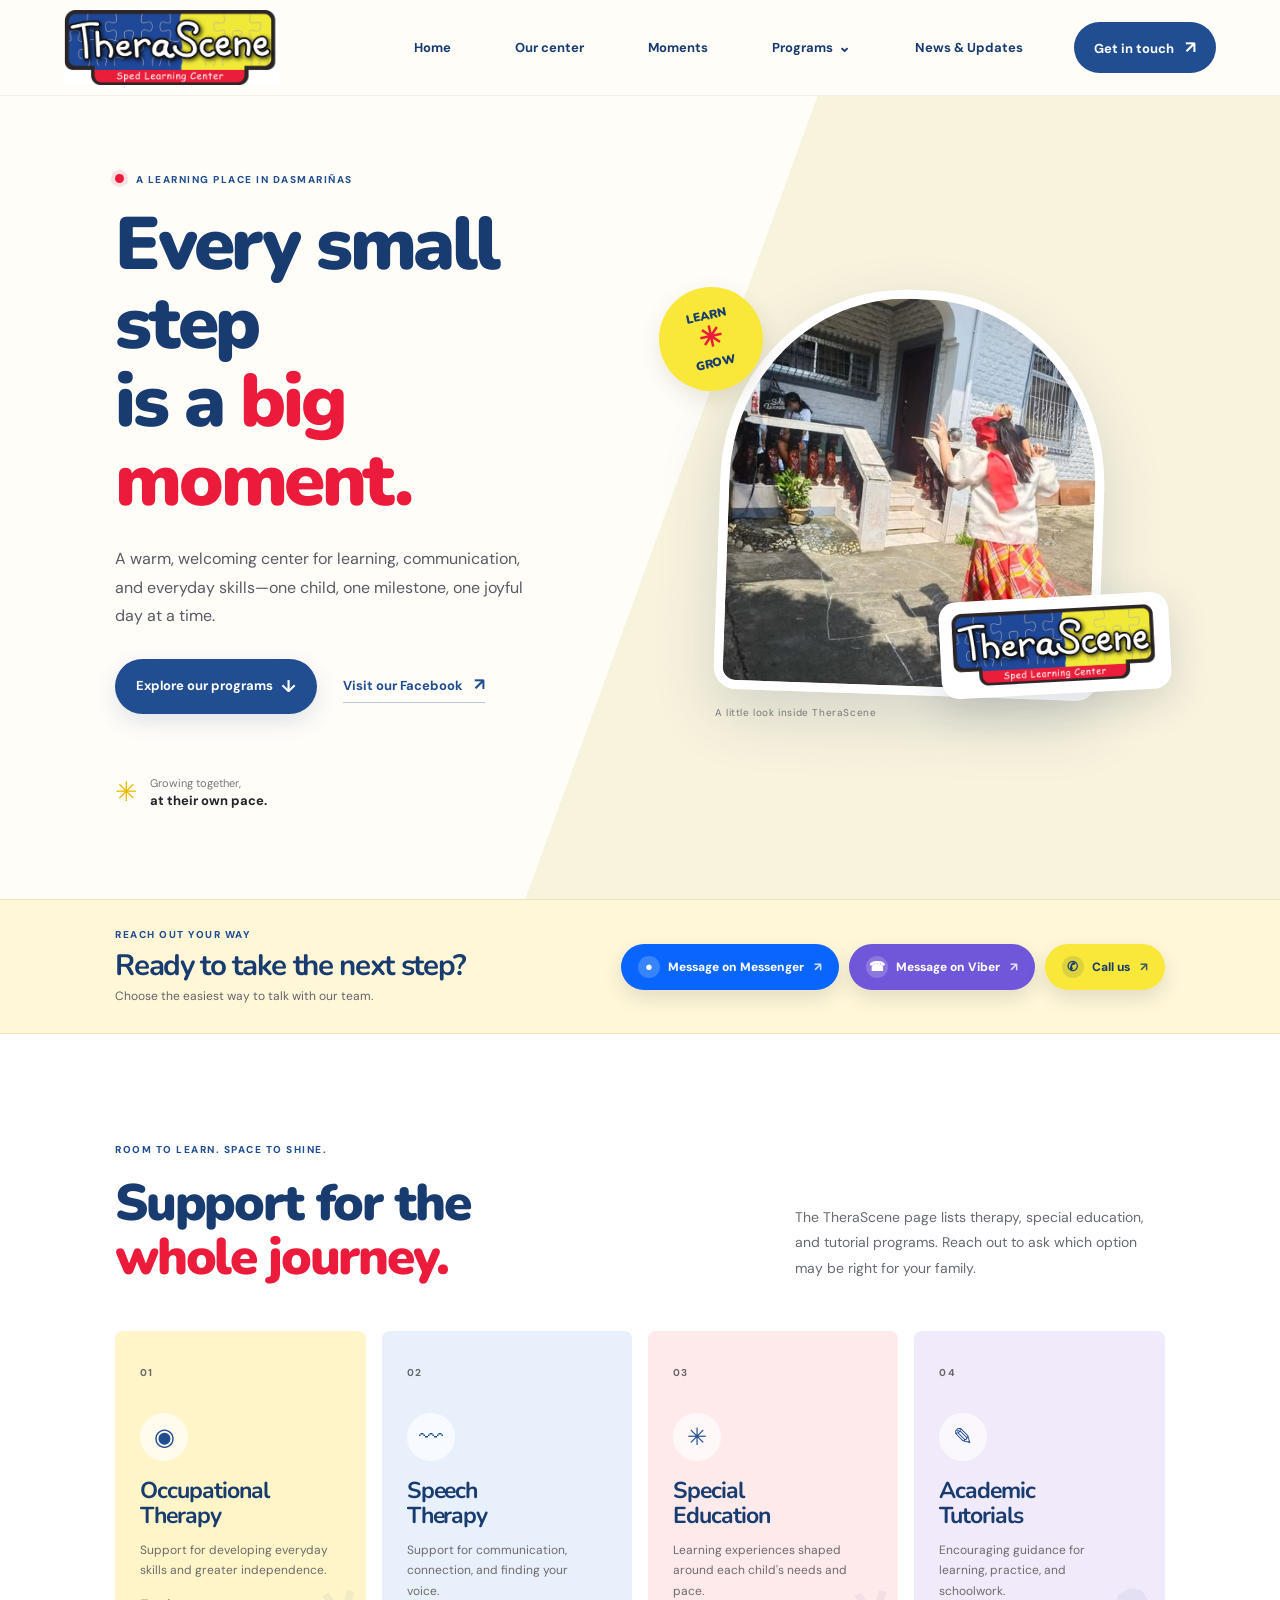
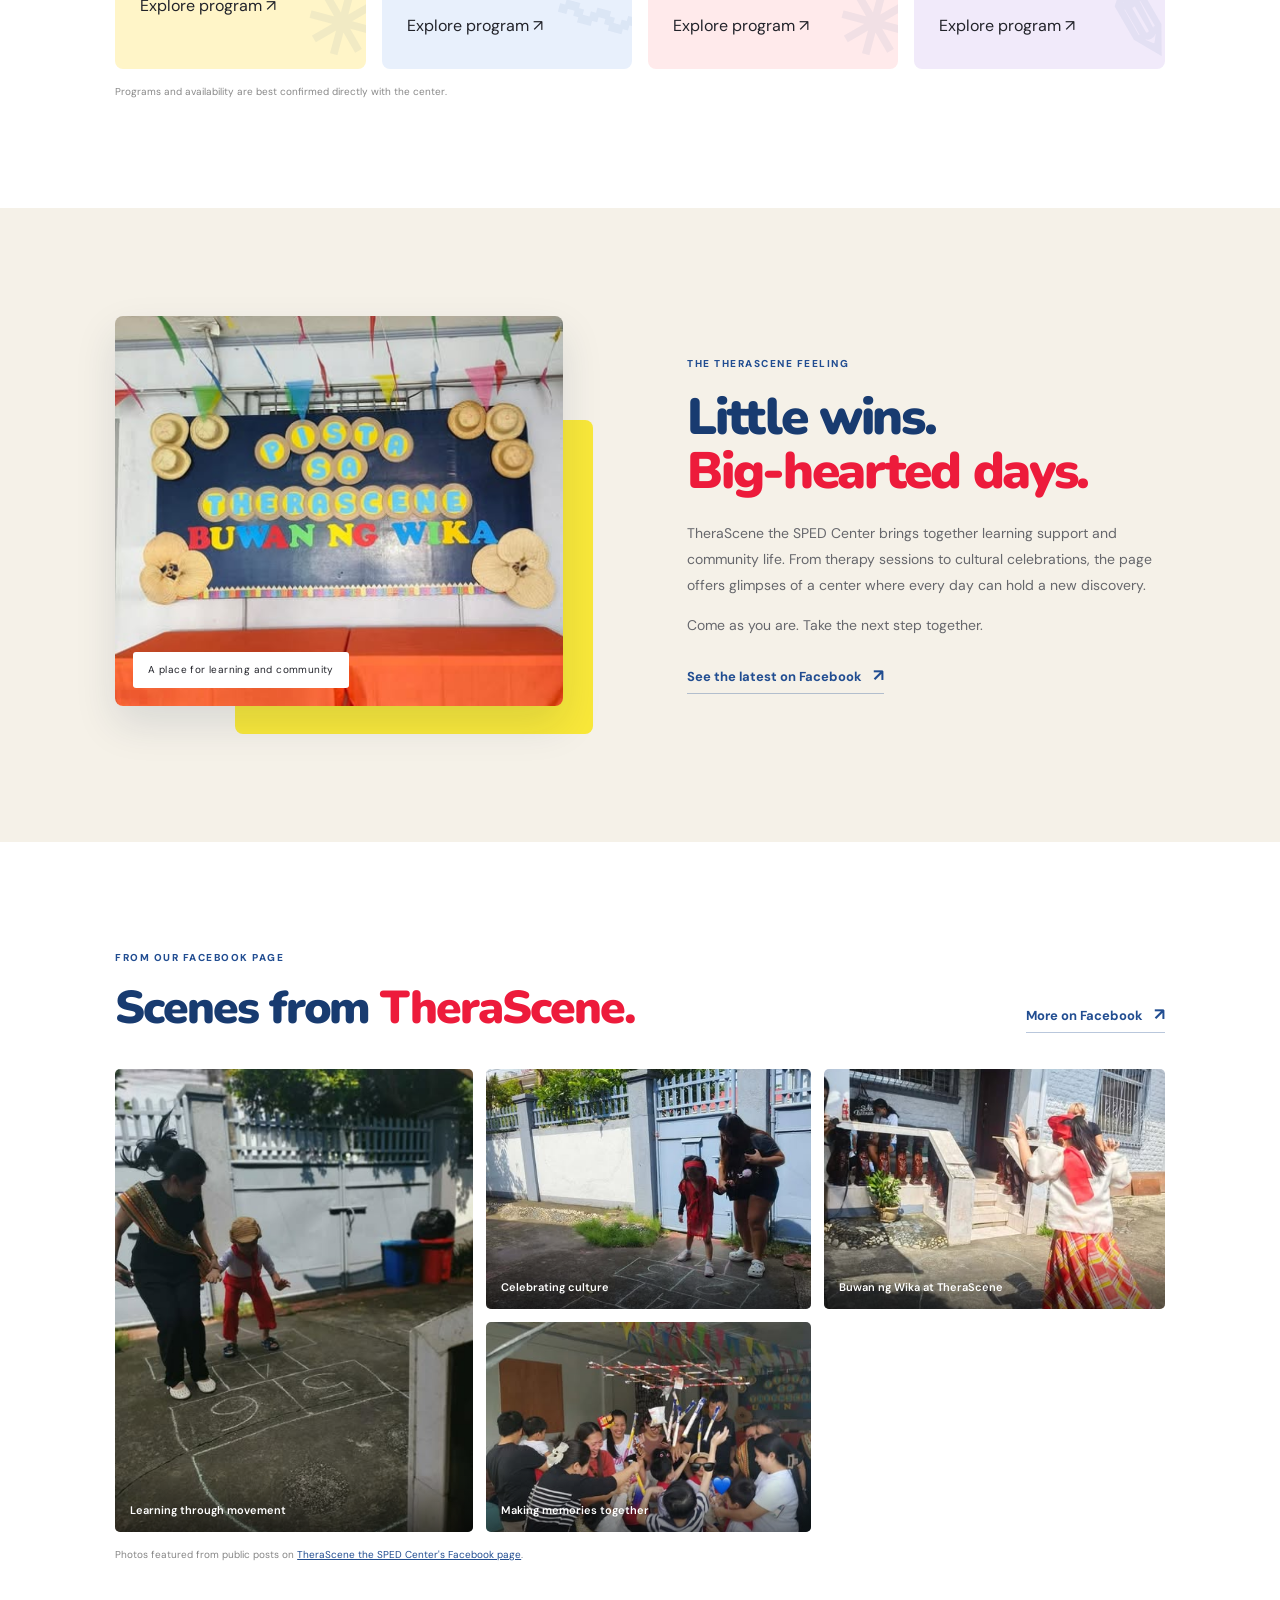
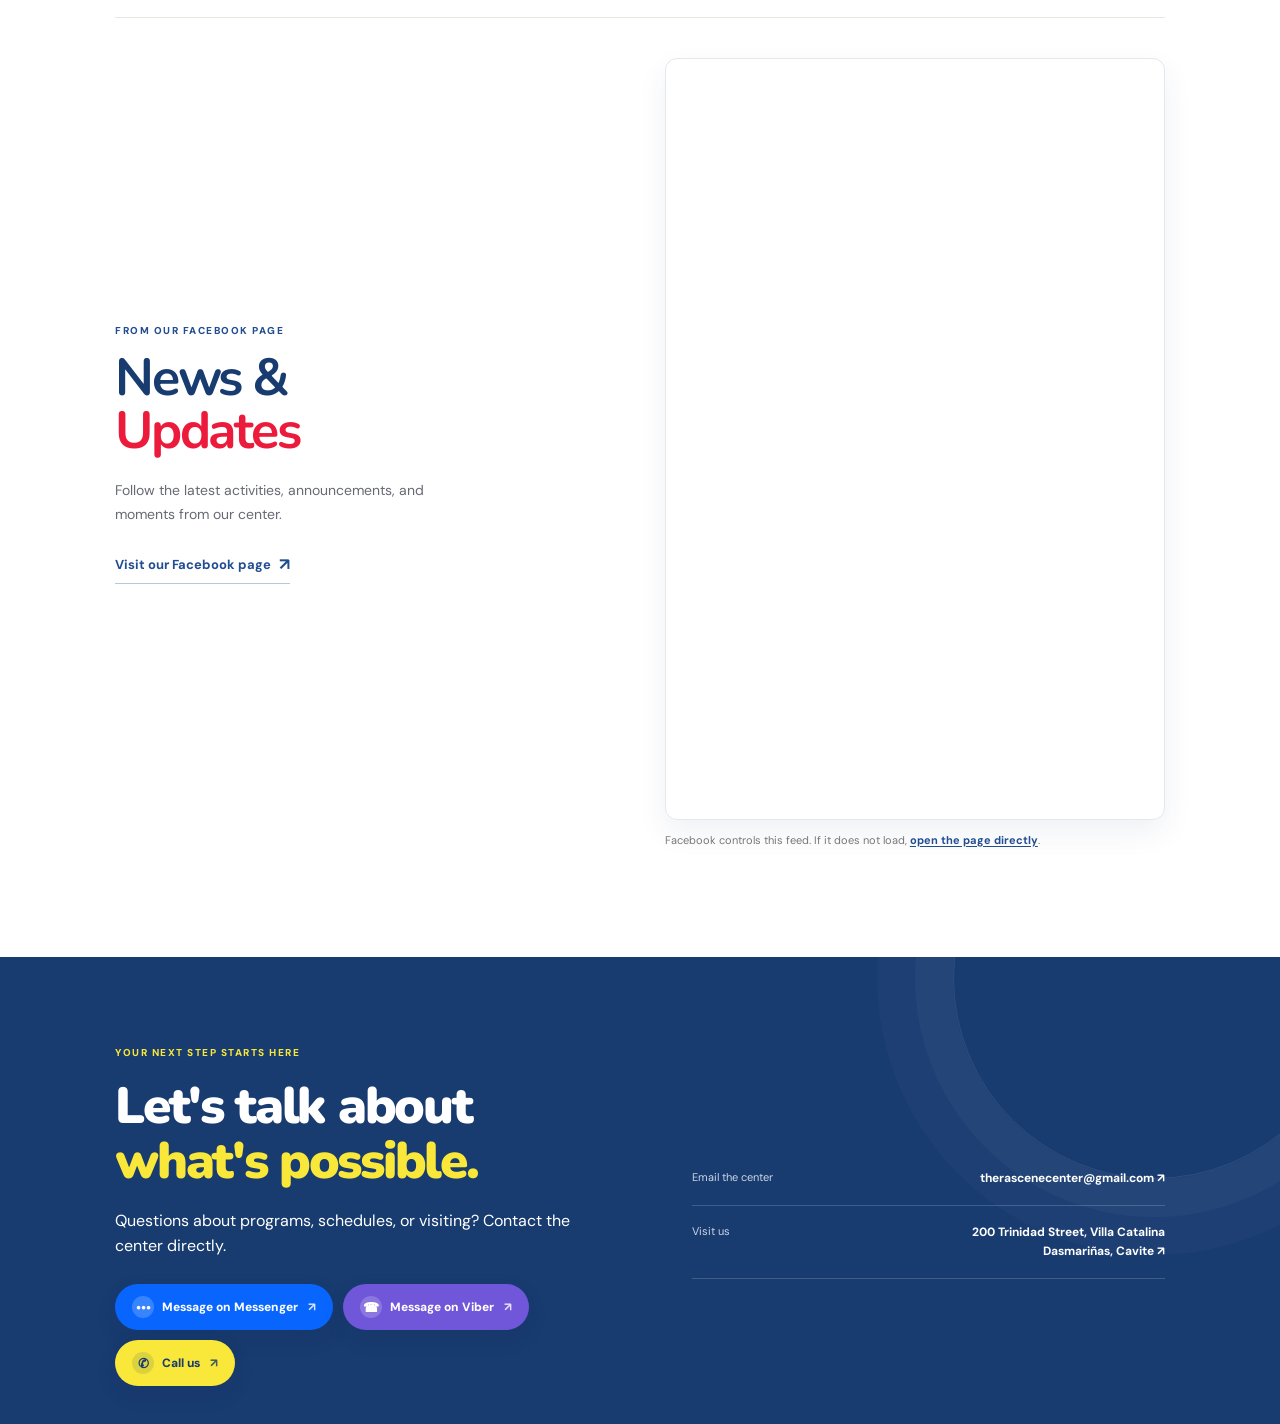
<file: index.html>
<!doctype html>
<html lang="en">
<head>
  <meta charset="utf-8">
  <meta name="viewport" content="width=device-width, initial-scale=1">
  <meta name="theme-color" content="#214d91">
  <meta name="description" content="TheraScene the SPED Center in Dasmariñas, Cavite. Occupational therapy, speech therapy, special education, and academic tutorials.">
  <title>TheraScene the SPED Center | Dasmariñas, Cavite</title>
  <link rel="preconnect" href="https://fonts.googleapis.com">
  <link rel="preconnect" href="https://fonts.gstatic.com" crossorigin>
  <link href="https://fonts.googleapis.com/css2?family=DM+Sans:wght@400;500;600;700&family=Nunito:wght@500;600;700;800;900&display=swap" rel="stylesheet">
  <link rel="stylesheet" href="styles.css">
</head>
<body>
  <header class="site-header">
    <a class="brand" href="index.html#home" aria-label="TheraScene home"><img src="assets/cover.png" alt="TheraScene SPED Learning Center"></a>
    <button class="menu-toggle" aria-expanded="false" aria-controls="site-nav" aria-label="Open menu"><span></span><span></span></button>
    <nav id="site-nav" class="site-nav" aria-label="Main navigation">
      <a href="index.html#home">Home</a><a href="index.html#story">Our center</a><a href="index.html#moments">Moments</a>
      <div class="nav-dropdown"><button class="submenu-toggle" type="button" aria-expanded="false" aria-controls="program-submenu">Programs <span class="chevron">⌄</span></button><div class="program-submenu" id="program-submenu"><a href="index.html#services">All programs</a><a href="occupational-therapy.html">Occupational Therapy</a><a href="speech-therapy.html">Speech Therapy</a><a href="special-education.html">Special Education</a><a href="academic-tutorials.html">Academic Tutorials</a></div></div>
      <a href="index.html#facebook-updates">News &amp; Updates</a>
      <a class="nav-cta" href="index.html#contact">Get in touch <span>↗</span></a>
    </nav>
  </header>

  <main>
    <section class="hero" id="home">
      <div class="hero-copy">
        <p class="eyebrow"><span class="sun-dot"></span> A learning place in Dasmariñas</p>
        <h1>Every small step<br>is a <em>big moment.</em></h1>
        <p class="hero-lede">A warm, welcoming center for learning, communication, and everyday skills—one child, one milestone, one joyful day at a time.</p>
        <div class="hero-actions"><a class="button button-blue" href="#services">Explore our programs <span>↓</span></a><a class="text-link" href="https://www.facebook.com/therascenesped/" target="_blank" rel="noreferrer">Visit our Facebook <span>↗</span></a></div>
        <div class="hero-note"><span class="note-mark">✳︎</span><span>Growing together,<br><strong>at their own pace.</strong></span></div>
      </div>
      <div class="hero-visual">
        <div class="hero-frame"><img src="assets/photo-3.jpg" alt="A child taking part in a Filipino cultural celebration at TheraScene" fetchpriority="high"></div>
        <div class="hero-logo"><img src="assets/cover.png" alt="TheraScene SPED Learning Center"></div>
        <div class="hero-sticker" aria-hidden="true"><span>LEARN</span><b>✳︎</b><span>GROW</span></div>
        <span class="hero-caption">A little look inside TheraScene</span>
      </div>
    </section>

    <section class="quick-contact" aria-label="Contact TheraScene">
      <div class="quick-contact-copy"><p class="eyebrow">Reach out your way</p><h2>Ready to take the next step?</h2><p>Choose the easiest way to talk with our team.</p></div>
      <div class="quick-actions">
        <a class="quick-button quick-messenger" href="https://m.me/therascenesped" target="_blank" rel="noreferrer"><span class="quick-icon">●</span> Message on Messenger <span class="quick-arrow">↗</span></a>
        <a class="quick-button quick-viber" href="https://viber.me/639451164770" target="_blank" rel="noreferrer"><span class="quick-icon">☎</span> Message on Viber <span class="quick-arrow">↗</span></a>
        <a class="quick-button quick-call" href="tel:+639451164770"><span class="quick-icon">✆</span> Call us <span class="quick-arrow">↗</span></a>
      </div>
    </section>

    <section class="services section-pad" id="services">
      <div class="section-heading">
        <div><p class="eyebrow">Room to learn. Space to shine.</p><h2>Support for the<br><em>whole journey.</em></h2></div>
        <p class="section-intro">The TheraScene page lists therapy, special education, and tutorial programs. Reach out to ask which option may be right for your family.</p>
      </div>
      <div class="service-grid">
        <a class="service-card card-yellow" href="occupational-therapy.html"><span class="card-num">01</span><span class="service-icon">◉</span><h3>Occupational<br>Therapy</h3><p>Support for developing everyday skills and greater independence.</p><span class="card-ornament" aria-hidden="true">✳︎</span><span class="service-more">Explore program ↗</span></a>
        <a class="service-card card-blue" href="speech-therapy.html"><span class="card-num">02</span><span class="service-icon">〰︎</span><h3>Speech<br>Therapy</h3><p>Support for communication, connection, and finding your voice.</p><span class="card-ornament" aria-hidden="true">〰︎</span><span class="service-more">Explore program ↗</span></a>
        <a class="service-card card-red" href="special-education.html"><span class="card-num">03</span><span class="service-icon">✳︎</span><h3>Special<br>Education</h3><p>Learning experiences shaped around each child's needs and pace.</p><span class="card-ornament" aria-hidden="true">✳︎</span><span class="service-more">Explore program ↗</span></a>
        <a class="service-card card-lilac" href="academic-tutorials.html"><span class="card-num">04</span><span class="service-icon">✎</span><h3>Academic<br>Tutorials</h3><p>Encouraging guidance for learning, practice, and schoolwork.</p><span class="card-ornament" aria-hidden="true">✎</span><span class="service-more">Explore program ↗</span></a>
      </div>
      <p class="service-footnote">Programs and availability are best confirmed directly with the center.</p>
    </section>

    <section class="story section-pad" id="story">
      <div class="story-image"><img src="assets/photo-2.jpg" alt="Colorful Buwan ng Wika decorations at TheraScene" loading="lazy"><span class="image-label">A place for learning and community</span></div>
      <div class="story-copy"><p class="eyebrow">The TheraScene feeling</p><h2>Little wins.<br><em>Big-hearted days.</em></h2><p>TheraScene the SPED Center brings together learning support and community life. From therapy sessions to cultural celebrations, the page offers glimpses of a center where every day can hold a new discovery.</p><p>Come as you are. Take the next step together.</p><a class="text-link" href="https://www.facebook.com/therascenesped/" target="_blank" rel="noreferrer">See the latest on Facebook <span>↗</span></a></div>
    </section>

    <section class="moments section-pad" id="moments">
      <div class="moments-head"><div><p class="eyebrow">From our Facebook page</p><h2>Scenes from <em>TheraScene.</em></h2></div><a class="text-link" href="https://www.facebook.com/therascenesped/" target="_blank" rel="noreferrer">More on Facebook <span>↗</span></a></div>
      <div class="gallery">
        <figure class="gallery-tall"><img src="assets/photo-1.jpg" alt="A child practicing a movement activity with an adult" loading="lazy"><figcaption>Learning through movement</figcaption></figure>
        <figure><img src="assets/photo-4.jpg" alt="A participant in traditional Filipino clothing during a celebration" loading="lazy"><figcaption>Celebrating culture</figcaption></figure>
        <figure class="gallery-wide"><img src="assets/photo-5.jpg" alt="A joyful group activity at the center" loading="lazy"><figcaption>Making memories together</figcaption></figure>
        <figure class="gallery-end"><img src="assets/photo-3.jpg" alt="A child enjoying a Filipino cultural celebration at the center" loading="lazy"><figcaption>Buwan ng Wika at TheraScene</figcaption></figure>
      </div>
      <p class="gallery-source">Photos featured from public posts on <a href="https://www.facebook.com/therascenesped/" target="_blank" rel="noreferrer">TheraScene the SPED Center's Facebook page</a>.</p>
      <div class="facebook-feed" id="facebook-updates" aria-labelledby="facebook-feed-title">
        <div class="facebook-feed-copy">
          <p class="eyebrow">From our Facebook page</p>
          <h3 id="facebook-feed-title">News &amp;<br><em>Updates</em></h3>
          <p class="facebook-feed-summary">Follow the latest activities, announcements, and moments from our center.</p>
          <a class="text-link" href="https://www.facebook.com/therascenesped/" target="_blank" rel="noreferrer">Visit our Facebook page <span>↗</span></a>
        </div>
        <div class="facebook-feed-panel">
          <div class="facebook-plugin">
            <iframe
              title="Latest posts from TheraScene the SPED Center on Facebook"
              src="https://www.facebook.com/plugins/page.php?href=https%3A%2F%2Fwww.facebook.com%2Ftherascenesped%2F&tabs=timeline&width=500&height=760&small_header=true&adapt_container_width=true&hide_cover=false&show_facepile=false"
              width="500"
              height="760"
              style="border:none;overflow:hidden"
              scrolling="no"
              frameborder="0"
              allowfullscreen="true"
              allow="autoplay; clipboard-write; encrypted-media; picture-in-picture; web-share"
              loading="lazy"
              referrerpolicy="strict-origin-when-cross-origin"></iframe>
          </div>
          <p class="facebook-feed-fallback">Facebook controls this feed. If it does not load, <a href="https://www.facebook.com/therascenesped/" target="_blank" rel="noreferrer">open the page directly</a>.</p>
        </div>
      </div>
    </section>

    </main>
  <footer class="contact site-contact-footer" id="contact">
      <div class="contact-inner"><div class="contact-copy"><p class="eyebrow">Your next step starts here</p><h2>Let's talk about<br><em>what's possible.</em></h2><p>Questions about programs, schedules, or visiting? Contact the center directly.</p><div class="contact-quick-links"><a class="quick-button quick-messenger" href="https://m.me/therascenesped" target="_blank" rel="noreferrer"><span class="quick-icon" aria-hidden="true">•••</span>Message on Messenger <span class="quick-arrow">↗</span></a><a class="quick-button quick-viber" href="https://viber.me/639451164770" target="_blank" rel="noreferrer"><span class="quick-icon" aria-hidden="true">☎</span>Message on Viber <span class="quick-arrow">↗</span></a><a class="quick-button quick-call" href="tel:+639451164770"><span class="quick-icon" aria-hidden="true">✆</span>Call us <span class="quick-arrow">↗</span></a></div></div><div class="contact-actions"><a class="contact-link" href="mailto:therascenecenter@gmail.com"><span>Email the center</span><strong>therascenecenter@gmail.com ↗</strong></a><a class="contact-link" href="https://maps.google.com/?q=200+Trinidad+Street+Villa+Catalina+Dasmarinas+Cavite" target="_blank" rel="noreferrer"><span>Visit us</span><strong>200 Trinidad Street, Villa Catalina<br>Dasmariñas, Cavite ↗</strong></a></div></div>
    </footer>
  <script src="script.js"></script>
</body>
</html>
</file>
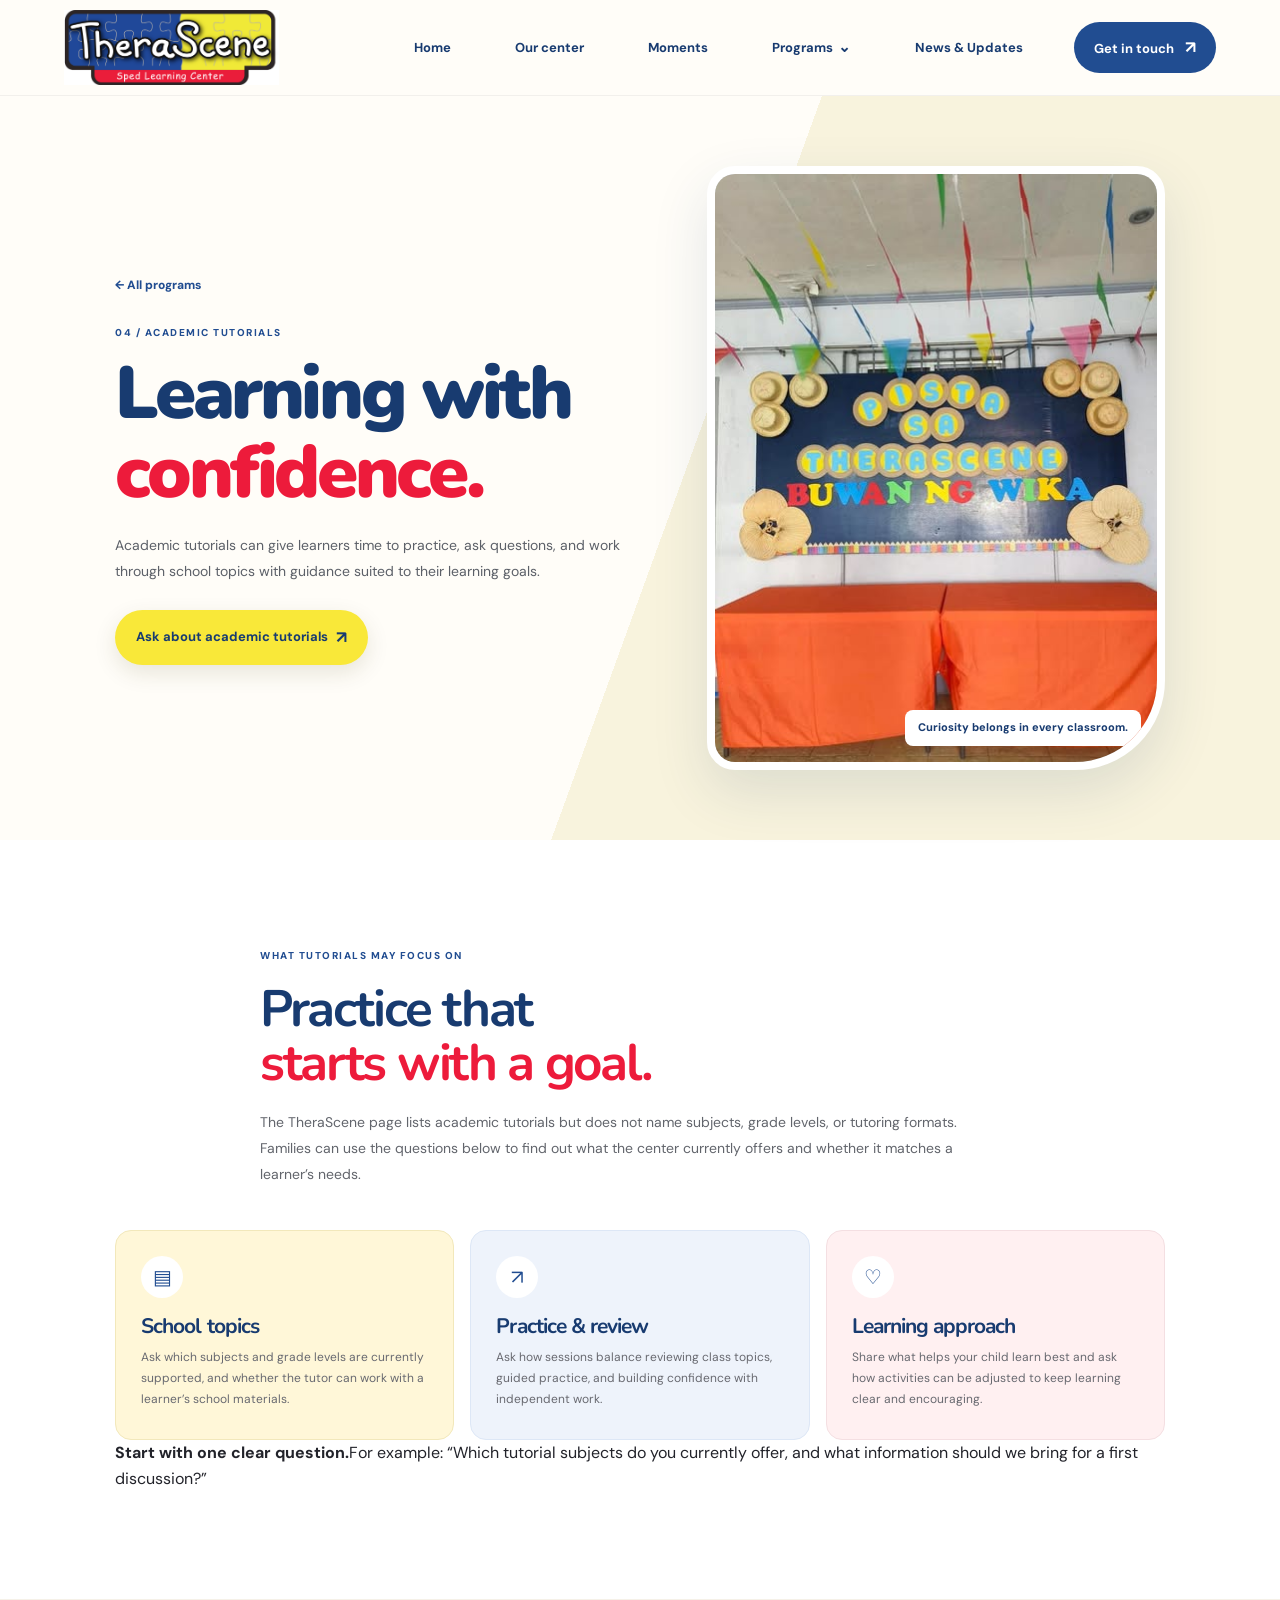
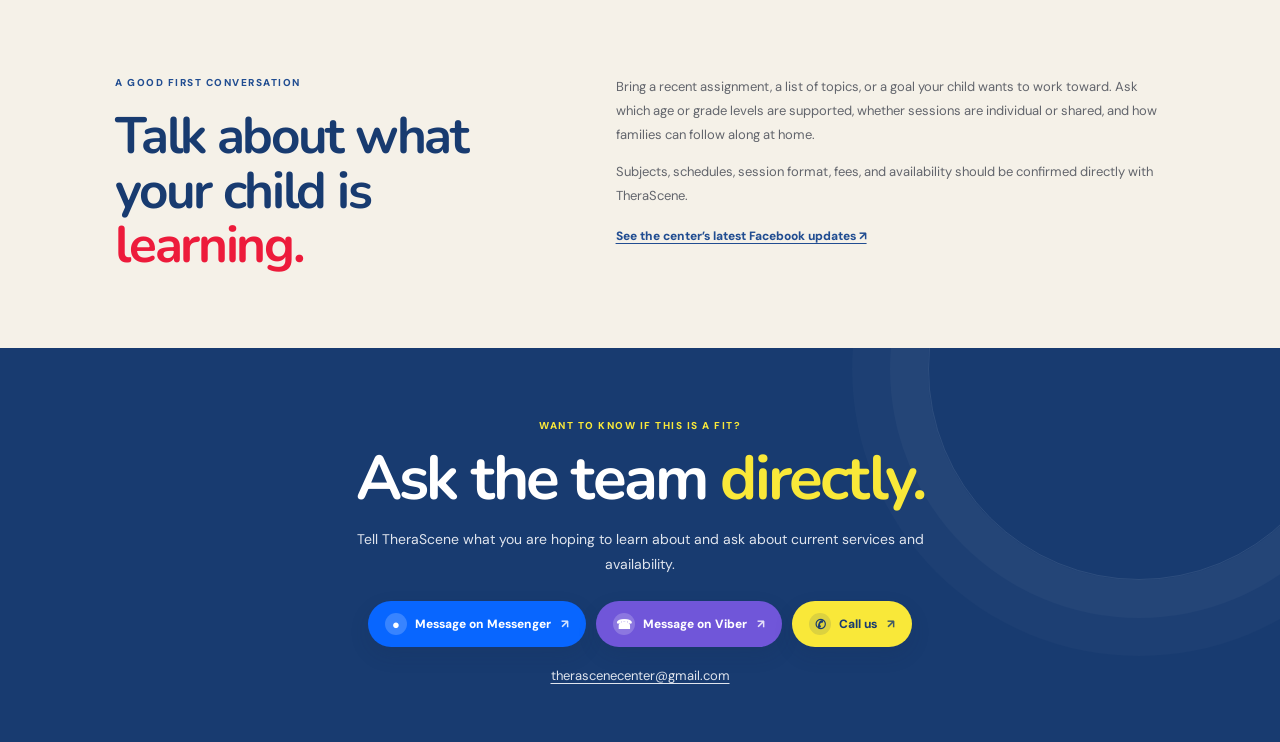
<file: academic-tutorials.html>
<!doctype html>
<html lang="en">
<head><meta charset="utf-8"><meta name="viewport" content="width=device-width, initial-scale=1"><meta name="theme-color" content="#214d91"><meta name="description" content="Learn about academic tutorials and ask TheraScene the SPED Center which learning support is available."><title>Academic Tutorials | TheraScene the SPED Center</title><link rel="preconnect" href="https://fonts.googleapis.com"><link rel="preconnect" href="https://fonts.gstatic.com" crossorigin><link href="https://fonts.googleapis.com/css2?family=DM+Sans:wght@400;500;600;700&family=Nunito:wght@500;600;700;800;900&display=swap" rel="stylesheet"><link rel="stylesheet" href="styles.css"></head>
<body class="program-page"><header class="site-header"><a class="brand" href="index.html#home" aria-label="TheraScene home"><img src="assets/cover.png" alt="TheraScene SPED Learning Center"></a><button class="menu-toggle" aria-expanded="false" aria-controls="site-nav" aria-label="Open menu"><span></span><span></span></button><nav id="site-nav" class="site-nav" aria-label="Main navigation"><a href="index.html#home">Home</a><a href="index.html#story">Our center</a><a href="index.html#moments">Moments</a><div class="nav-dropdown"><button class="submenu-toggle" type="button" aria-expanded="false" aria-controls="program-submenu">Programs <span class="chevron">⌄</span></button><div class="program-submenu" id="program-submenu"><a href="index.html#services">All programs</a><a href="occupational-therapy.html">Occupational Therapy</a><a href="speech-therapy.html">Speech Therapy</a><a href="special-education.html">Special Education</a><a href="academic-tutorials.html" aria-current="page">Academic Tutorials</a></div></div><a href="index.html#facebook-updates">News &amp; Updates</a><a class="nav-cta" href="#contact">Get in touch <span>↗</span></a></nav></header>
<main><section class="program-hero program-tutorial"><div class="program-hero-copy"><a class="back-link" href="index.html#services">← All programs</a><p class="eyebrow">04 / Academic Tutorials</p><h1>Learning with<br><em>confidence.</em></h1><p>Academic tutorials can give learners time to practice, ask questions, and work through school topics with guidance suited to their learning goals.</p><div class="program-hero-actions"><a class="button button-yellow" href="#contact">Ask about academic tutorials <span>↗</span></a></div></div><div class="program-hero-image"><img src="assets/photo-2.jpg" alt="A colorful learning space decorated for Buwan ng Wika at TheraScene"><span>Curiosity belongs in every classroom.</span></div></section>
<section class="program-detail section-pad"><div class="program-intro"><p class="eyebrow">What tutorials may focus on</p><h2>Practice that<br><em>starts with a goal.</em></h2><p>The TheraScene page lists academic tutorials but does not name subjects, grade levels, or tutoring formats. Families can use the questions below to find out what the center currently offers and whether it matches a learner’s needs.</p></div><div class="detail-cards"><article><span class="detail-icon">▤</span><h3>School topics</h3><p>Ask which subjects and grade levels are currently supported, and whether the tutor can work with a learner’s school materials.</p></article><article><span class="detail-icon">↗</span><h3>Practice & review</h3><p>Ask how sessions balance reviewing class topics, guided practice, and building confidence with independent work.</p></article><article><span class="detail-icon">♡</span><h3>Learning approach</h3><p>Share what helps your child learn best and ask how activities can be adjusted to keep learning clear and encouraging.</p></article></div><div class="detail-callout"><strong>Start with one clear question.</strong><span>For example: “Which tutorial subjects do you currently offer, and what information should we bring for a first discussion?”</span></div></section>
<section class="family-note"><div><p class="eyebrow">A good first conversation</p><h2>Talk about what<br>your child is <em>learning.</em></h2></div><div><p>Bring a recent assignment, a list of topics, or a goal your child wants to work toward. Ask which age or grade levels are supported, whether sessions are individual or shared, and how families can follow along at home.</p><p>Subjects, schedules, session format, fees, and availability should be confirmed directly with TheraScene.</p><a class="source-link" href="https://www.facebook.com/therascenesped/" target="_blank" rel="noreferrer">See the center’s latest Facebook updates ↗</a></div></section>
</main><footer class="program-cta" id="contact"><p class="eyebrow">Want to know if this is a fit?</p><h2>Ask the team <em>directly.</em></h2><p>Tell TheraScene what you are hoping to learn about and ask about current services and availability.</p><div class="quick-actions"><a class="quick-button quick-messenger" href="https://m.me/therascenesped" target="_blank" rel="noreferrer"><span class="quick-icon">●</span> Message on Messenger <span class="quick-arrow">↗</span></a><a class="quick-button quick-viber" href="https://viber.me/639451164770" target="_blank" rel="noreferrer"><span class="quick-icon">☎</span> Message on Viber <span class="quick-arrow">↗</span></a><a class="quick-button quick-call" href="tel:+639451164770"><span class="quick-icon">✆</span> Call us <span class="quick-arrow">↗</span></a></div><a class="program-email" href="mailto:therascenecenter@gmail.com">therascenecenter@gmail.com</a></footer><script src="script.js"></script></body></html>
</file>
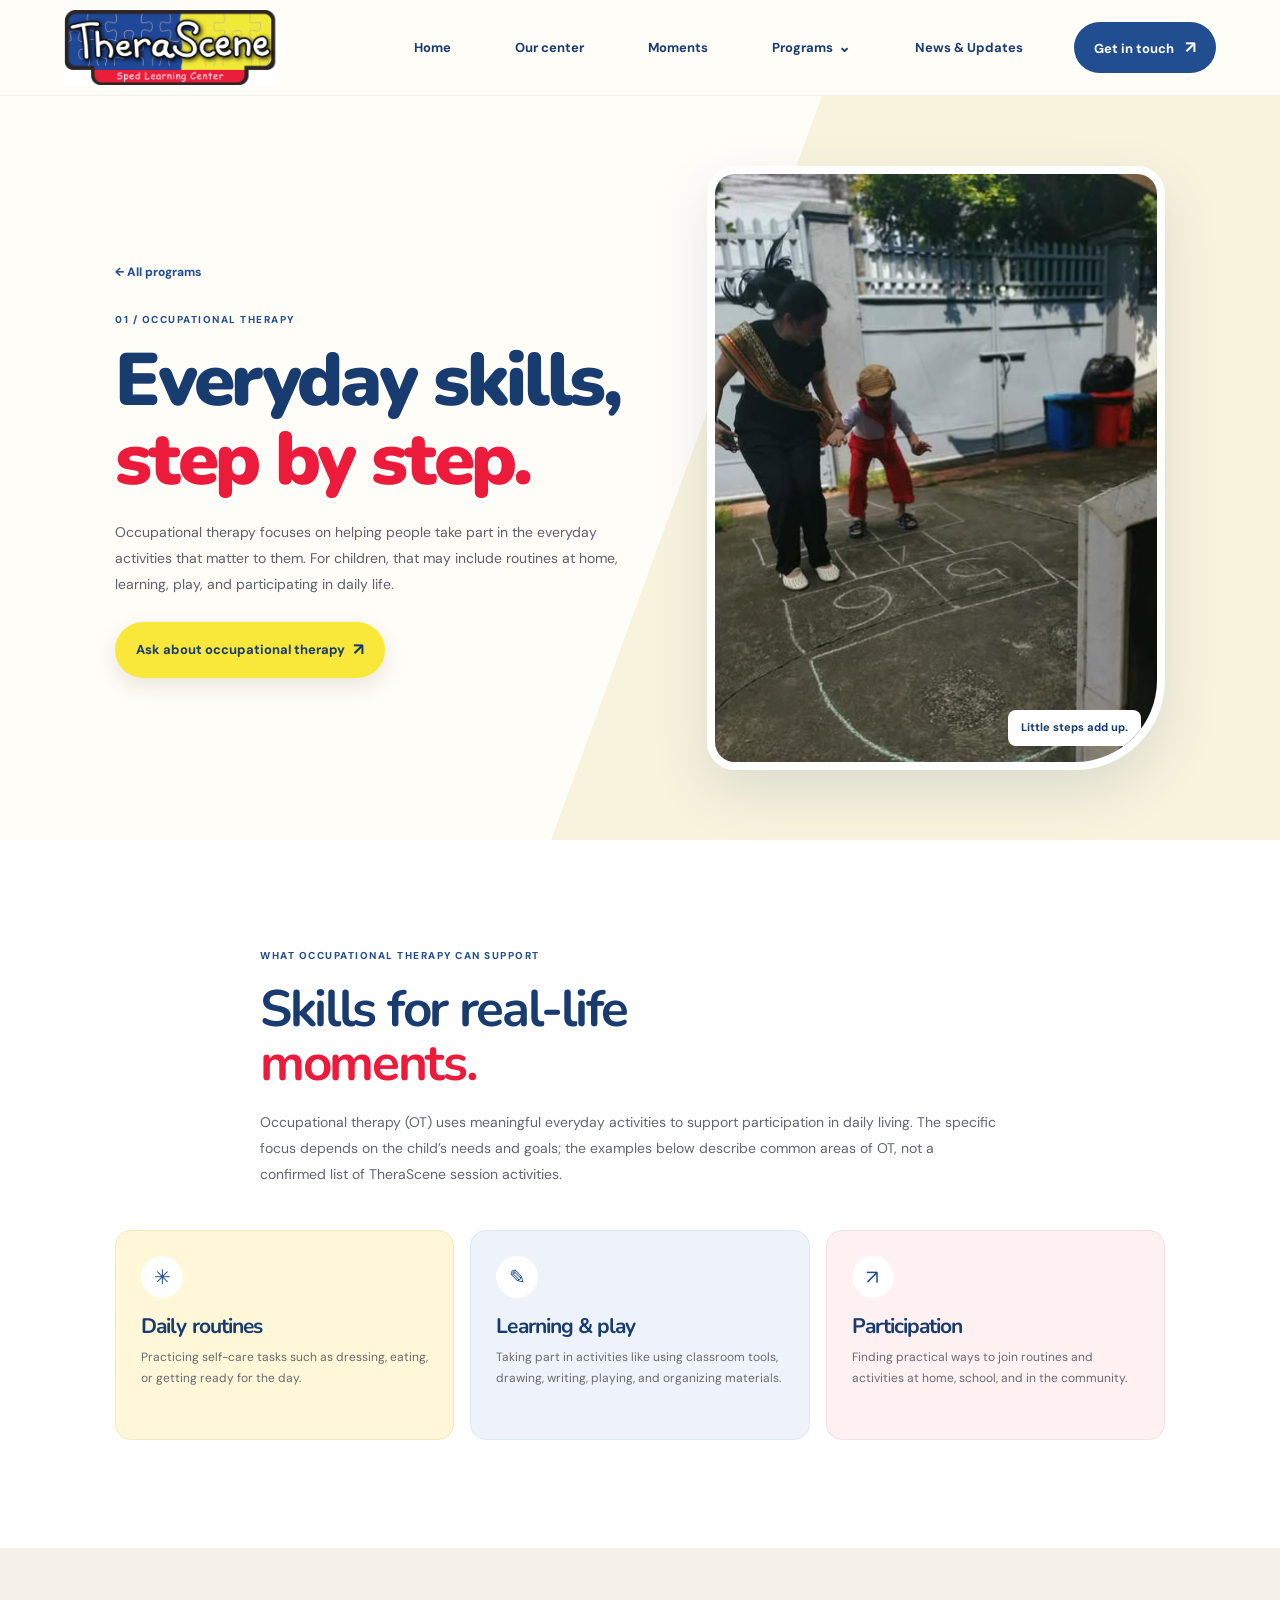
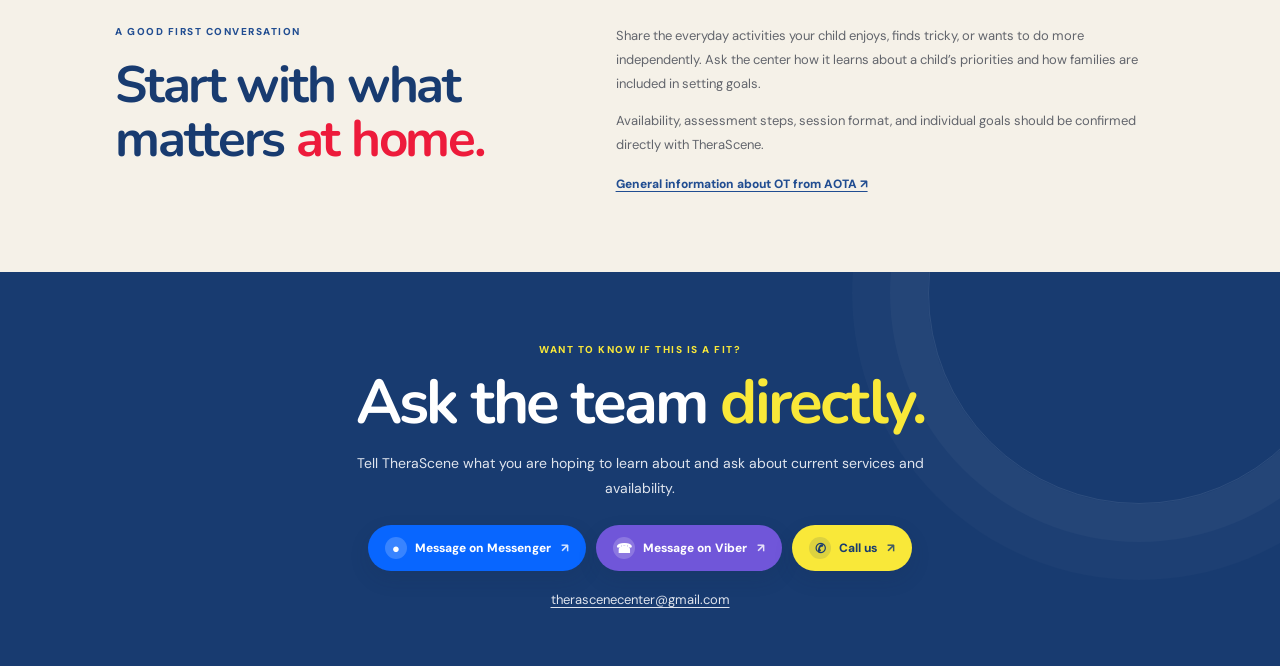
<file: occupational-therapy.html>
<!doctype html>
<html lang="en">
<head><meta charset="utf-8"><meta name="viewport" content="width=device-width, initial-scale=1"><meta name="theme-color" content="#214d91"><meta name="description" content="Learn about occupational therapy and ask TheraScene the SPED Center about the support it offers."><title>Occupational Therapy | TheraScene the SPED Center</title><link rel="preconnect" href="https://fonts.googleapis.com"><link rel="preconnect" href="https://fonts.gstatic.com" crossorigin><link href="https://fonts.googleapis.com/css2?family=DM+Sans:wght@400;500;600;700&family=Nunito:wght@500;600;700;800;900&display=swap" rel="stylesheet"><link rel="stylesheet" href="styles.css"></head>
<body class="program-page">
<header class="site-header"><a class="brand" href="index.html#home" aria-label="TheraScene home"><img src="assets/cover.png" alt="TheraScene SPED Learning Center"></a><button class="menu-toggle" aria-expanded="false" aria-controls="site-nav" aria-label="Open menu"><span></span><span></span></button><nav id="site-nav" class="site-nav" aria-label="Main navigation"><a href="index.html#home">Home</a><a href="index.html#story">Our center</a><a href="index.html#moments">Moments</a><div class="nav-dropdown"><button class="submenu-toggle" type="button" aria-expanded="false" aria-controls="program-submenu">Programs <span class="chevron">⌄</span></button><div class="program-submenu" id="program-submenu"><a href="index.html#services">All programs</a><a href="occupational-therapy.html" aria-current="page">Occupational Therapy</a><a href="speech-therapy.html">Speech Therapy</a><a href="special-education.html">Special Education</a><a href="academic-tutorials.html">Academic Tutorials</a></div></div><a href="index.html#facebook-updates">News &amp; Updates</a><a class="nav-cta" href="#contact">Get in touch <span>↗</span></a></nav></header>
<main><section class="program-hero program-ot"><div class="program-hero-copy"><a class="back-link" href="index.html#services">← All programs</a><p class="eyebrow">01 / Occupational Therapy</p><h1>Everyday skills,<br><em>step by step.</em></h1><p>Occupational therapy focuses on helping people take part in the everyday activities that matter to them. For children, that may include routines at home, learning, play, and participating in daily life.</p><div class="program-hero-actions"><a class="button button-yellow" href="#contact">Ask about occupational therapy <span>↗</span></a></div></div><div class="program-hero-image"><img src="assets/photo-1.jpg" alt="A child practicing a movement activity with an adult"><span>Little steps add up.</span></div></section>
<section class="program-detail section-pad"><div class="program-intro"><p class="eyebrow">What occupational therapy can support</p><h2>Skills for real-life<br><em>moments.</em></h2><p>Occupational therapy (OT) uses meaningful everyday activities to support participation in daily living. The specific focus depends on the child’s needs and goals; the examples below describe common areas of OT, not a confirmed list of TheraScene session activities.</p></div><div class="detail-cards"><article><span class="detail-icon">✳</span><h3>Daily routines</h3><p>Practicing self-care tasks such as dressing, eating, or getting ready for the day.</p></article><article><span class="detail-icon">✎</span><h3>Learning & play</h3><p>Taking part in activities like using classroom tools, drawing, writing, playing, and organizing materials.</p></article><article><span class="detail-icon">↗</span><h3>Participation</h3><p>Finding practical ways to join routines and activities at home, school, and in the community.</p></article></div></section>
<section class="family-note"><div><p class="eyebrow">A good first conversation</p><h2>Start with what<br>matters <em>at home.</em></h2></div><div><p>Share the everyday activities your child enjoys, finds tricky, or wants to do more independently. Ask the center how it learns about a child’s priorities and how families are included in setting goals.</p><p>Availability, assessment steps, session format, and individual goals should be confirmed directly with TheraScene.</p><a class="source-link" href="https://www.aota.org/about/what-is-ot" target="_blank" rel="noreferrer">General information about OT from AOTA ↗</a></div></section>
</main><footer class="program-cta" id="contact"><p class="eyebrow">Want to know if this is a fit?</p><h2>Ask the team <em>directly.</em></h2><p>Tell TheraScene what you are hoping to learn about and ask about current services and availability.</p><div class="quick-actions"><a class="quick-button quick-messenger" href="https://m.me/therascenesped" target="_blank" rel="noreferrer"><span class="quick-icon">●</span> Message on Messenger <span class="quick-arrow">↗</span></a><a class="quick-button quick-viber" href="https://viber.me/639451164770" target="_blank" rel="noreferrer"><span class="quick-icon">☎</span> Message on Viber <span class="quick-arrow">↗</span></a><a class="quick-button quick-call" href="tel:+639451164770"><span class="quick-icon">✆</span> Call us <span class="quick-arrow">↗</span></a></div><a class="program-email" href="mailto:therascenecenter@gmail.com">therascenecenter@gmail.com</a></footer><script src="script.js"></script></body></html>
</file>
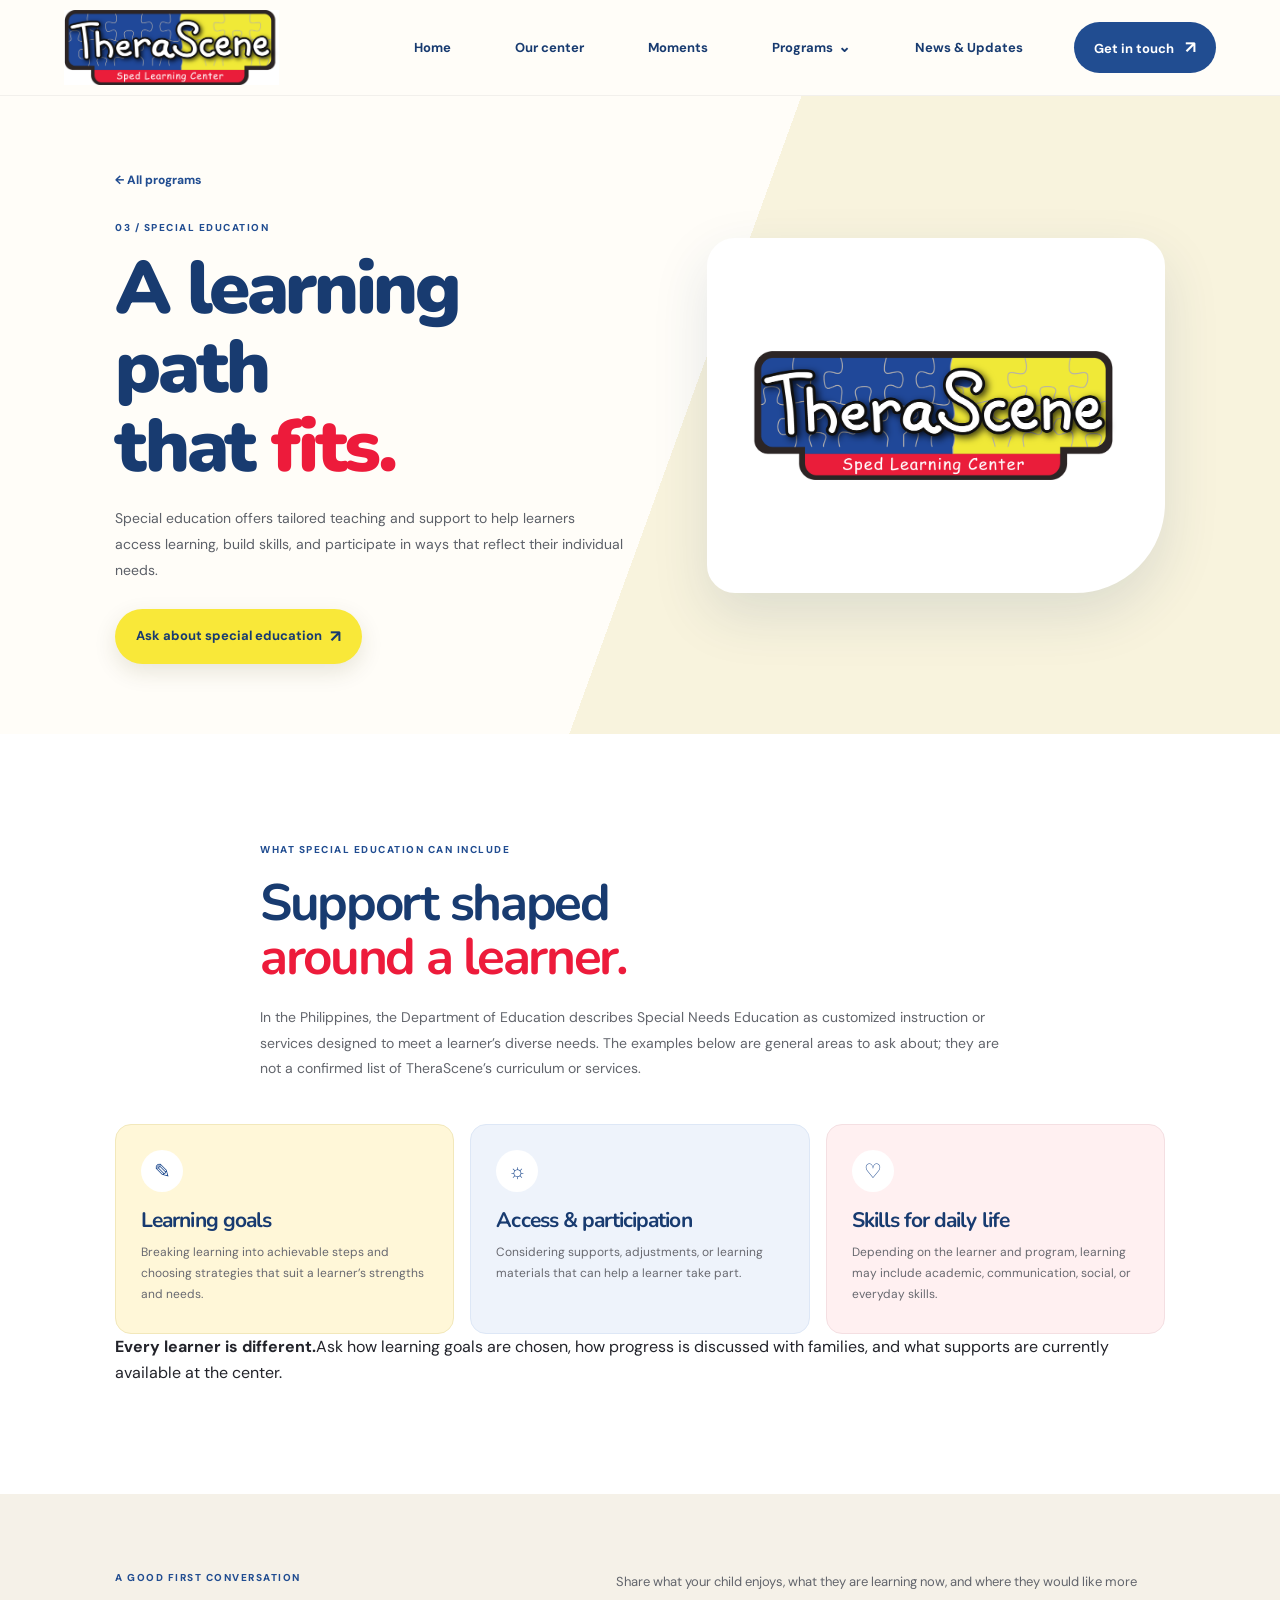
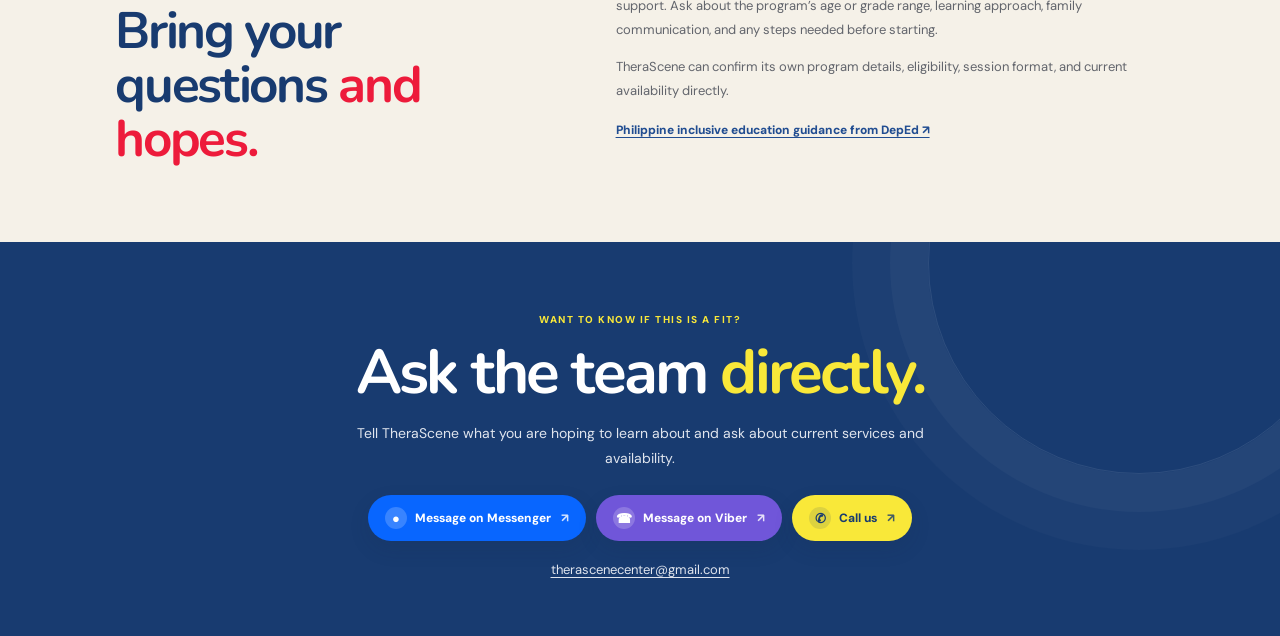
<file: special-education.html>
<!doctype html>
<html lang="en">
<head><meta charset="utf-8"><meta name="viewport" content="width=device-width, initial-scale=1"><meta name="theme-color" content="#214d91"><meta name="description" content="Learn about special education and ask TheraScene the SPED Center about its learning support."><title>Special Education | TheraScene the SPED Center</title><link rel="preconnect" href="https://fonts.googleapis.com"><link rel="preconnect" href="https://fonts.gstatic.com" crossorigin><link href="https://fonts.googleapis.com/css2?family=DM+Sans:wght@400;500;600;700&family=Nunito:wght@500;600;700;800;900&display=swap" rel="stylesheet"><link rel="stylesheet" href="styles.css"></head>
<body class="program-page"><header class="site-header"><a class="brand" href="index.html#home" aria-label="TheraScene home"><img src="assets/cover.png" alt="TheraScene SPED Learning Center"></a><button class="menu-toggle" aria-expanded="false" aria-controls="site-nav" aria-label="Open menu"><span></span><span></span></button><nav id="site-nav" class="site-nav" aria-label="Main navigation"><a href="index.html#home">Home</a><a href="index.html#story">Our center</a><a href="index.html#moments">Moments</a><div class="nav-dropdown"><button class="submenu-toggle" type="button" aria-expanded="false" aria-controls="program-submenu">Programs <span class="chevron">⌄</span></button><div class="program-submenu" id="program-submenu"><a href="index.html#services">All programs</a><a href="occupational-therapy.html">Occupational Therapy</a><a href="speech-therapy.html">Speech Therapy</a><a href="special-education.html" aria-current="page">Special Education</a><a href="academic-tutorials.html">Academic Tutorials</a></div></div><a href="index.html#facebook-updates">News &amp; Updates</a><a class="nav-cta" href="#contact">Get in touch <span>↗</span></a></nav></header>
<main><section class="program-hero program-special"><div class="program-hero-copy"><a class="back-link" href="index.html#services">← All programs</a><p class="eyebrow">03 / Special Education</p><h1>A learning path<br>that <em>fits.</em></h1><p>Special education offers tailored teaching and support to help learners access learning, build skills, and participate in ways that reflect their individual needs.</p><div class="program-hero-actions"><a class="button button-yellow" href="#contact">Ask about special education <span>↗</span></a></div></div><div class="program-hero-image program-logo-image"><img src="assets/cover.png" alt="TheraScene SPED Learning Center's logo"></div></section>
<section class="program-detail section-pad"><div class="program-intro"><p class="eyebrow">What special education can include</p><h2>Support shaped<br><em>around a learner.</em></h2><p>In the Philippines, the Department of Education describes Special Needs Education as customized instruction or services designed to meet a learner’s diverse needs. The examples below are general areas to ask about; they are not a confirmed list of TheraScene’s curriculum or services.</p></div><div class="detail-cards"><article><span class="detail-icon">✎</span><h3>Learning goals</h3><p>Breaking learning into achievable steps and choosing strategies that suit a learner’s strengths and needs.</p></article><article><span class="detail-icon">☼</span><h3>Access & participation</h3><p>Considering supports, adjustments, or learning materials that can help a learner take part.</p></article><article><span class="detail-icon">♡</span><h3>Skills for daily life</h3><p>Depending on the learner and program, learning may include academic, communication, social, or everyday skills.</p></article></div><div class="detail-callout"><strong>Every learner is different.</strong><span>Ask how learning goals are chosen, how progress is discussed with families, and what supports are currently available at the center.</span></div></section>
<section class="family-note"><div><p class="eyebrow">A good first conversation</p><h2>Bring your<br>questions <em>and hopes.</em></h2></div><div><p>Share what your child enjoys, what they are learning now, and where they would like more support. Ask about the program’s age or grade range, learning approach, family communication, and any steps needed before starting.</p><p>TheraScene can confirm its own program details, eligibility, session format, and current availability directly.</p><a class="source-link" href="https://www.deped.gov.ph/wp-content/uploads/IRR_R.A.-11650_INCLUSIVE-ED.pdf" target="_blank" rel="noreferrer">Philippine inclusive education guidance from DepEd ↗</a></div></section>
</main><footer class="program-cta" id="contact"><p class="eyebrow">Want to know if this is a fit?</p><h2>Ask the team <em>directly.</em></h2><p>Tell TheraScene what you are hoping to learn about and ask about current services and availability.</p><div class="quick-actions"><a class="quick-button quick-messenger" href="https://m.me/therascenesped" target="_blank" rel="noreferrer"><span class="quick-icon">●</span> Message on Messenger <span class="quick-arrow">↗</span></a><a class="quick-button quick-viber" href="https://viber.me/639451164770" target="_blank" rel="noreferrer"><span class="quick-icon">☎</span> Message on Viber <span class="quick-arrow">↗</span></a><a class="quick-button quick-call" href="tel:+639451164770"><span class="quick-icon">✆</span> Call us <span class="quick-arrow">↗</span></a></div><a class="program-email" href="mailto:therascenecenter@gmail.com">therascenecenter@gmail.com</a></footer><script src="script.js"></script></body></html>
</file>
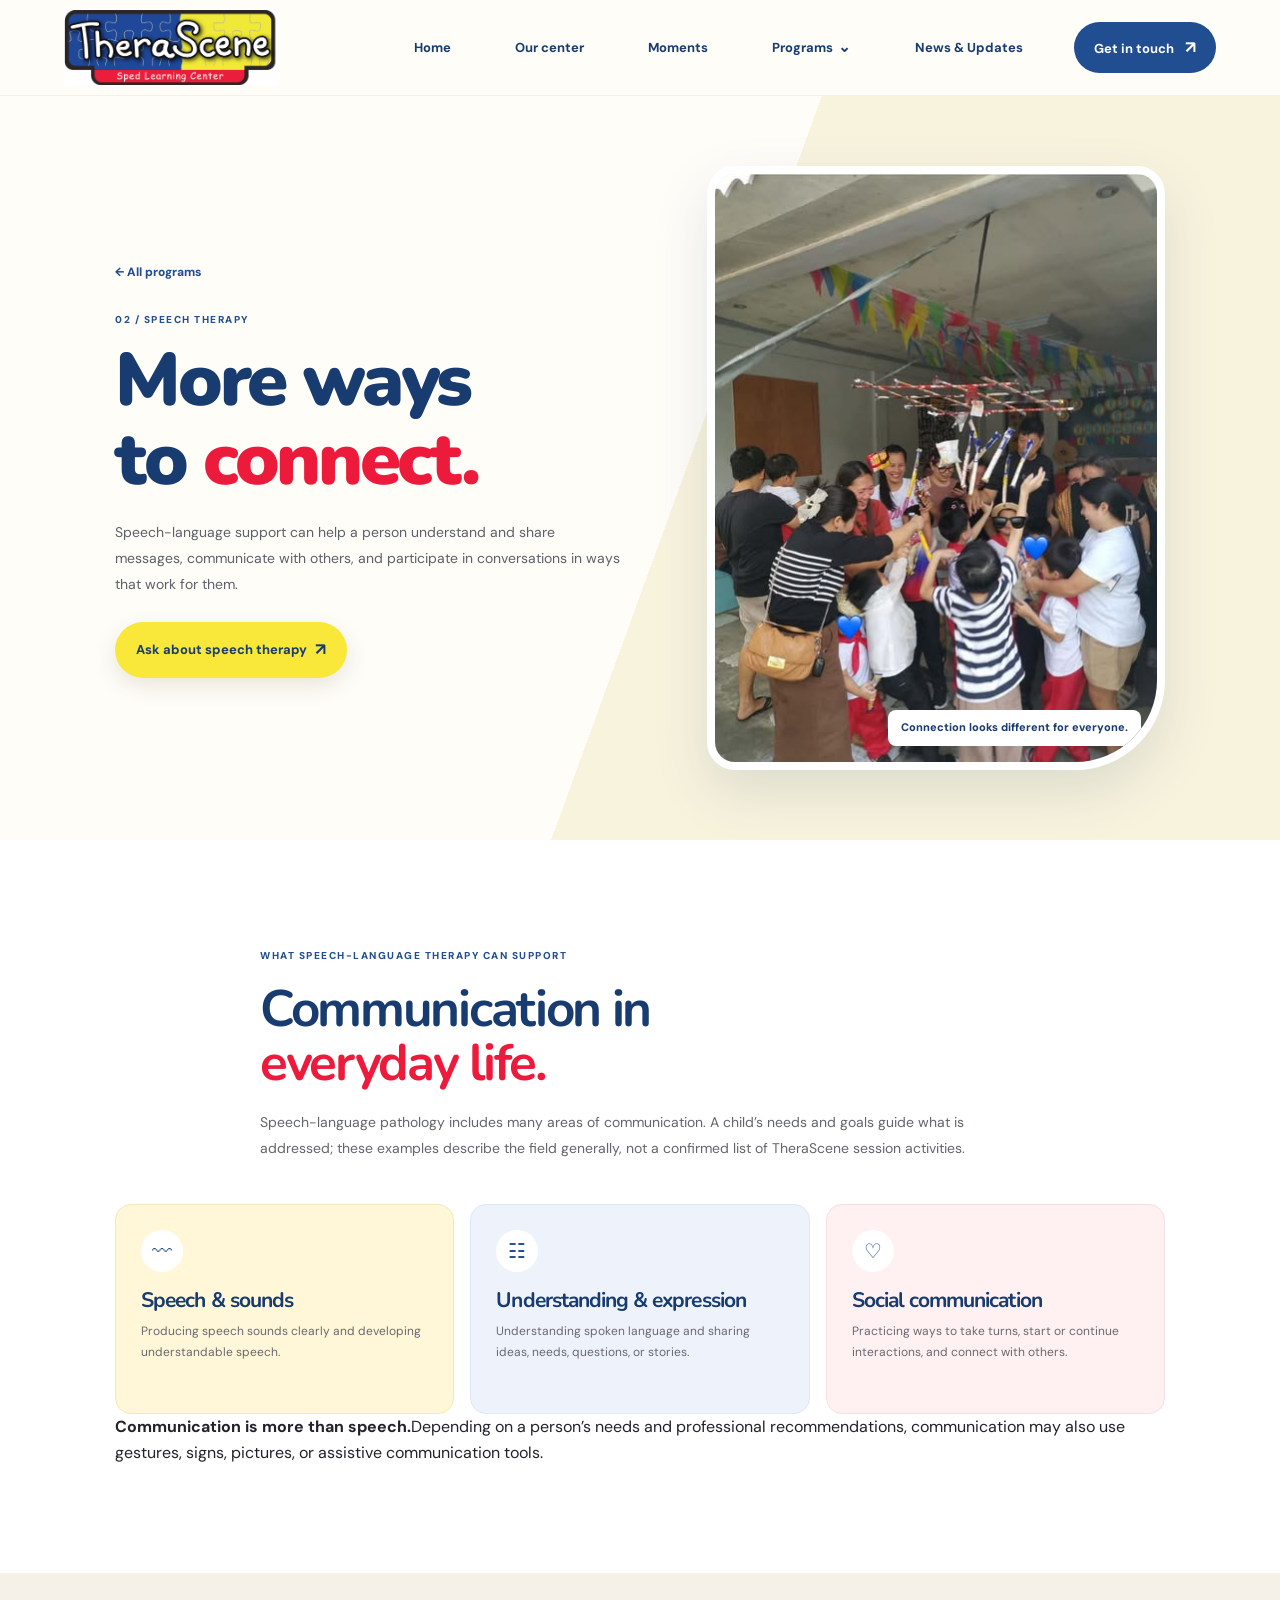
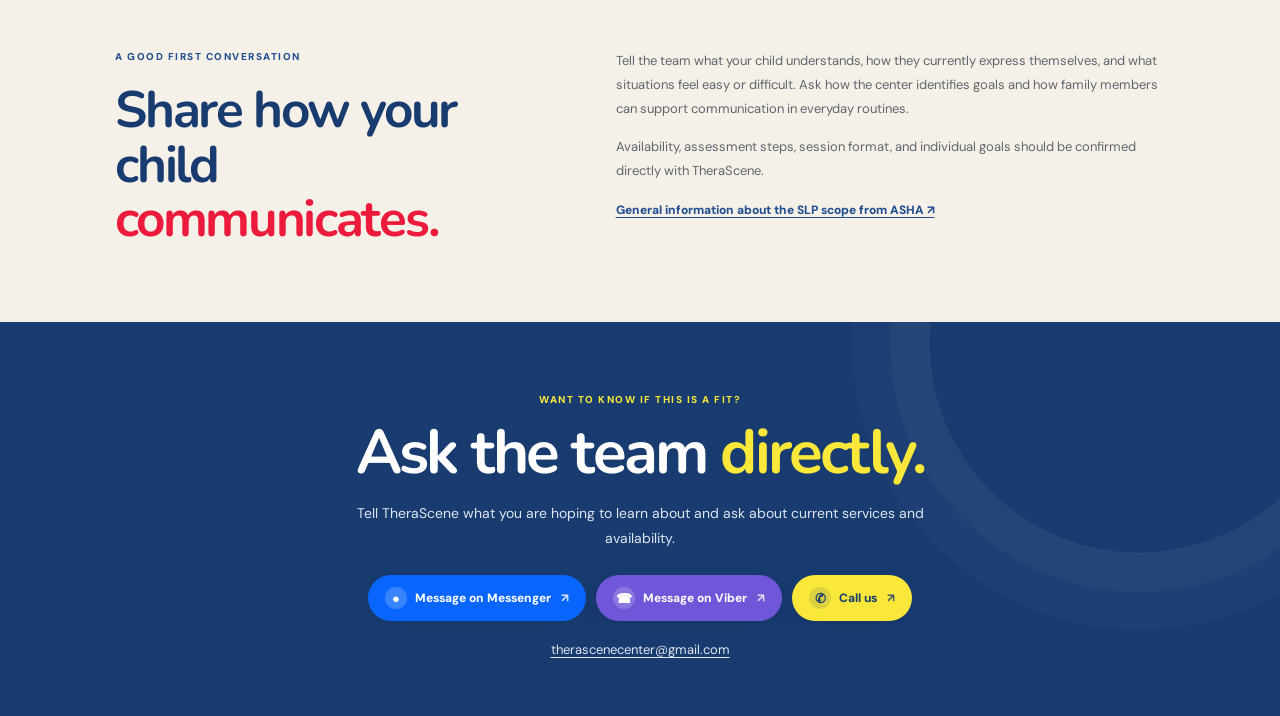
<file: speech-therapy.html>
<!doctype html>
<html lang="en">
<head><meta charset="utf-8"><meta name="viewport" content="width=device-width, initial-scale=1"><meta name="theme-color" content="#214d91"><meta name="description" content="Learn about speech therapy and ask TheraScene the SPED Center about the support it offers."><title>Speech Therapy | TheraScene the SPED Center</title><link rel="preconnect" href="https://fonts.googleapis.com"><link rel="preconnect" href="https://fonts.gstatic.com" crossorigin><link href="https://fonts.googleapis.com/css2?family=DM+Sans:wght@400;500;600;700&family=Nunito:wght@500;600;700;800;900&display=swap" rel="stylesheet"><link rel="stylesheet" href="styles.css"></head>
<body class="program-page"><header class="site-header"><a class="brand" href="index.html#home" aria-label="TheraScene home"><img src="assets/cover.png" alt="TheraScene SPED Learning Center"></a><button class="menu-toggle" aria-expanded="false" aria-controls="site-nav" aria-label="Open menu"><span></span><span></span></button><nav id="site-nav" class="site-nav" aria-label="Main navigation"><a href="index.html#home">Home</a><a href="index.html#story">Our center</a><a href="index.html#moments">Moments</a><div class="nav-dropdown"><button class="submenu-toggle" type="button" aria-expanded="false" aria-controls="program-submenu">Programs <span class="chevron">⌄</span></button><div class="program-submenu" id="program-submenu"><a href="index.html#services">All programs</a><a href="occupational-therapy.html">Occupational Therapy</a><a href="speech-therapy.html" aria-current="page">Speech Therapy</a><a href="special-education.html">Special Education</a><a href="academic-tutorials.html">Academic Tutorials</a></div></div><a href="index.html#facebook-updates">News &amp; Updates</a><a class="nav-cta" href="#contact">Get in touch <span>↗</span></a></nav></header>
<main><section class="program-hero program-speech"><div class="program-hero-copy"><a class="back-link" href="index.html#services">← All programs</a><p class="eyebrow">02 / Speech Therapy</p><h1>More ways<br>to <em>connect.</em></h1><p>Speech-language support can help a person understand and share messages, communicate with others, and participate in conversations in ways that work for them.</p><div class="program-hero-actions"><a class="button button-yellow" href="#contact">Ask about speech therapy <span>↗</span></a></div></div><div class="program-hero-image"><img src="assets/photo-5.jpg" alt="A joyful group activity at TheraScene"><span>Connection looks different for everyone.</span></div></section>
<section class="program-detail section-pad"><div class="program-intro"><p class="eyebrow">What speech-language therapy can support</p><h2>Communication in<br><em>everyday life.</em></h2><p>Speech-language pathology includes many areas of communication. A child’s needs and goals guide what is addressed; these examples describe the field generally, not a confirmed list of TheraScene session activities.</p></div><div class="detail-cards"><article><span class="detail-icon">〰</span><h3>Speech & sounds</h3><p>Producing speech sounds clearly and developing understandable speech.</p></article><article><span class="detail-icon">☷</span><h3>Understanding & expression</h3><p>Understanding spoken language and sharing ideas, needs, questions, or stories.</p></article><article><span class="detail-icon">♡</span><h3>Social communication</h3><p>Practicing ways to take turns, start or continue interactions, and connect with others.</p></article></div><div class="detail-callout"><strong>Communication is more than speech.</strong><span>Depending on a person’s needs and professional recommendations, communication may also use gestures, signs, pictures, or assistive communication tools.</span></div></section>
<section class="family-note"><div><p class="eyebrow">A good first conversation</p><h2>Share how your<br>child <em>communicates.</em></h2></div><div><p>Tell the team what your child understands, how they currently express themselves, and what situations feel easy or difficult. Ask how the center identifies goals and how family members can support communication in everyday routines.</p><p>Availability, assessment steps, session format, and individual goals should be confirmed directly with TheraScene.</p><a class="source-link" href="https://www.asha.org/policy/sp2016-00343/" target="_blank" rel="noreferrer">General information about the SLP scope from ASHA ↗</a></div></section>
</main><footer class="program-cta" id="contact"><p class="eyebrow">Want to know if this is a fit?</p><h2>Ask the team <em>directly.</em></h2><p>Tell TheraScene what you are hoping to learn about and ask about current services and availability.</p><div class="quick-actions"><a class="quick-button quick-messenger" href="https://m.me/therascenesped" target="_blank" rel="noreferrer"><span class="quick-icon">●</span> Message on Messenger <span class="quick-arrow">↗</span></a><a class="quick-button quick-viber" href="https://viber.me/639451164770" target="_blank" rel="noreferrer"><span class="quick-icon">☎</span> Message on Viber <span class="quick-arrow">↗</span></a><a class="quick-button quick-call" href="tel:+639451164770"><span class="quick-icon">✆</span> Call us <span class="quick-arrow">↗</span></a></div><a class="program-email" href="mailto:therascenecenter@gmail.com">therascenecenter@gmail.com</a></footer><script src="script.js"></script></body></html>
</file>
<file: styles.css>
:root{--blue:#214d91;--blue-deep:#183b70;--yellow:#f9e839;--red:#ed1b3b;--ink:#22232a;--muted:#676a73;--paper:#fffdf8;--line:#e9e6df;--font-head:'Nunito',sans-serif;--font-body:'DM Sans',sans-serif}*{box-sizing:border-box}html{scroll-behavior:smooth}body{margin:0;background:var(--paper);color:var(--ink);font-family:var(--font-body);font-size:16px;line-height:1.6}a{color:inherit;text-decoration:none}img{display:block;max-width:100%}.site-header{height:96px;padding:12px max(5vw,24px);display:flex;align-items:center;justify-content:space-between;background:var(--paper);position:relative;z-index:5;border-bottom:1px solid rgba(32,45,62,.06)}.brand{width:215px}.brand img{width:100%;height:auto}.site-nav{display:flex;gap:38px;align-items:center;font-size:13px;font-weight:700}.site-nav>a:not(.nav-cta){transition:color .2s}.site-nav>a:hover{color:var(--red)}.nav-cta{background:var(--blue);color:white;padding:12px 20px;border-radius:30px}.nav-cta span,.button span,.text-link span{font-size:17px;margin-left:8px}.menu-toggle{display:none}.hero{min-height:630px;display:grid;grid-template-columns:1fr 1fr;align-items:center;padding:76px max(9vw,40px) 86px;gap:3vw;background:linear-gradient(110deg,#fffdf8 0%,#fffdf8 52%,#f8f3dd 52%,#f8f3dd 100%);overflow:hidden}.hero-copy{max-width:540px;position:relative;z-index:1}.eyebrow{text-transform:uppercase;letter-spacing:.15em;font-size:10px;font-weight:800;color:var(--blue);margin:0 0 18px}.sun-dot{display:inline-block;width:9px;height:9px;border-radius:50%;background:var(--red);margin-right:8px;box-shadow:0 0 0 4px #ed1b3b20}h1,h2,h3,p{margin-top:0}h1,h2,h3{font-family:var(--font-head);line-height:1.06;letter-spacing:-.045em}h1{font-size:clamp(48px,5.8vw,82px);font-weight:900;margin-bottom:24px;color:var(--blue-deep)}h1 em,h2 em{font-style:normal;color:var(--red)}.hero-lede{font-size:16px;line-height:1.8;color:#585b64;max-width:420px;margin-bottom:28px}.hero-actions{display:flex;align-items:center;gap:26px;flex-wrap:wrap}.button{display:inline-flex;align-items:center;border-radius:28px;padding:14px 21px;font-size:13px;font-weight:700}.button-blue{background:var(--blue);color:#fff;box-shadow:0 8px 22px #214d9124}.button:hover,.nav-cta:hover{background:var(--blue-deep);transform:translateY(-1px)}.text-link{font-weight:700;font-size:13px;color:var(--blue);border-bottom:1px solid #214d9150;padding-bottom:4px}.hero-note{display:flex;align-items:center;gap:12px;margin-top:58px;color:#777;font-size:11px;line-height:1.5}.hero-note strong{font-size:13px;color:var(--ink)}.note-mark{font-size:27px;color:#efb900}.hero-visual{height:450px;position:relative;display:flex;align-items:center;justify-content:center}.hero-frame{width:min(390px,76%);height:405px;border-radius:48% 48% 22px 22px;overflow:hidden;box-shadow:0 24px 60px #223e682b;transform:rotate(2deg);border:9px solid #fff}.hero-frame img{width:100%;height:100%;object-fit:cover}.hero-logo{position:absolute;right:-1%;bottom:24px;background:white;padding:12px;border-radius:18px;box-shadow:0 12px 40px #18294f28;width:230px;transform:rotate(-3deg)}.hero-logo img{width:100%}.hero-sticker{position:absolute;top:20px;left:0;width:104px;height:104px;display:flex;flex-direction:column;align-items:center;justify-content:center;border-radius:50%;background:var(--yellow);color:var(--blue-deep);font-family:var(--font-head);font-weight:900;font-size:12px;line-height:1.2;transform:rotate(-12deg);box-shadow:0 8px 22px #463d1020}.hero-sticker b{font-size:28px;line-height:1.2;color:var(--red)}.hero-caption{position:absolute;bottom:-4px;left:11%;font-size:10px;letter-spacing:.06em;color:#777}.section-pad{padding:108px max(9vw,40px)}.services{background:#fff}.section-heading{display:flex;align-items:flex-end;justify-content:space-between;gap:40px;margin-bottom:46px}.section-heading h2,.story h2,.moments h2,.contact h2{font-size:clamp(38px,4vw,56px);font-weight:900;color:var(--blue-deep);margin:0}.section-intro{max-width:370px;color:var(--muted);font-size:14px;line-height:1.8;margin:0 0 4px}.service-grid{display:grid;grid-template-columns:repeat(4,1fr);gap:16px}.service-card{position:relative;padding:27px 25px 30px;min-height:280px;border-radius:8px;overflow:hidden}.card-yellow{background:#fff5c8}.card-blue{background:#e8f0fc}.card-red{background:#ffeaeb}.card-lilac{background:#f1eafa}.card-num{font-size:10px;letter-spacing:.12em;color:#67636a;font-weight:700}.service-icon{display:flex;align-items:center;justify-content:center;width:48px;height:48px;border-radius:50%;font-size:24px;margin:30px 0 18px;background:#ffffffad;color:var(--blue)}.service-card h3{font-size:23px;margin-bottom:12px;color:var(--blue-deep)}.service-card p{font-size:12px;color:#6d6a6b;line-height:1.7;max-width:190px}.card-ornament{position:absolute;right:-9px;bottom:-25px;font-size:85px;color:#214d9110;transform:rotate(15deg);font-weight:900}.service-footnote{margin:15px 0 0;font-size:10px;color:#888}.story{display:grid;grid-template-columns:1fr 1fr;align-items:center;gap:9%;background:#f5f1e8}.story-image{position:relative;padding:0 30px 28px 0}.story-image:before{content:"";position:absolute;right:0;bottom:0;width:75%;height:75%;background:var(--yellow);border-radius:8px}.story-image img{position:relative;z-index:1;width:100%;height:390px;object-fit:cover;border-radius:8px;box-shadow:0 18px 40px #1a315220}.image-label{position:absolute;z-index:2;left:18px;bottom:46px;padding:10px 15px;background:#fff;border-radius:3px;font-size:10px;letter-spacing:.04em}.story-copy{max-width:480px}.story-copy h2{margin-bottom:23px}.story-copy>p:not(.eyebrow){font-size:14px;color:#66676c;line-height:1.85}.story-copy .text-link{display:inline-block;margin-top:9px}.moments{background:#fff}.moments-head{display:flex;align-items:flex-end;justify-content:space-between;gap:30px;margin-bottom:36px}.moments h2{font-size:clamp(34px,3.6vw,49px)}.gallery{display:grid;grid-template-columns:1.05fr .95fr 1fr;grid-template-rows:240px 210px;gap:13px}.gallery figure{margin:0;position:relative;overflow:hidden;border-radius:5px;background:#eee}.gallery figure img{width:100%;height:100%;object-fit:cover;transition:transform .5s}.gallery figure:hover img{transform:scale(1.04)}.gallery-tall{grid-row:span 2}.gallery-wide{grid-column:span 1}.gallery-end{grid-column:3;grid-row:1}.gallery figcaption{position:absolute;left:0;right:0;bottom:0;padding:30px 15px 12px;color:#fff;font-size:11px;font-weight:600;background:linear-gradient(transparent,#0008)}.gallery-source{font-size:10px;color:#868686;margin:15px 0 0}.gallery-source a{text-decoration:underline;color:var(--blue)}.contact{background:var(--blue-deep);color:white;padding:88px max(9vw,40px) 22px;position:relative;overflow:hidden}.contact:before{content:"";position:absolute;right:-75px;top:-180px;width:400px;height:400px;border:1px solid #ffffff18;border-radius:50%;box-shadow:0 0 0 38px #ffffff08,0 0 0 76px #ffffff05}.contact-inner{display:grid;grid-template-columns:1fr 1fr;gap:10%;max-width:1100px;margin:0 auto 65px;position:relative}.contact .eyebrow{color:var(--yellow)}.contact h2{color:white;margin-bottom:20px}.contact h2 em{color:var(--yellow)}.contact-inner>div:first-child>p:last-child{font-size:13px;color:#e0e5ee;max-width:360px}.contact-actions{display:flex;flex-direction:column;justify-content:center}.contact-link{display:flex;justify-content:space-between;gap:20px;padding:17px 0;border-bottom:1px solid #ffffff2d;font-size:11px;color:#cdd7e7}.contact-link strong{font-size:12px;color:white;text-align:right;line-height:1.6}.contact-link:hover strong{color:var(--yellow)}.contact-bottom{max-width:1100px;margin:auto;padding-top:18px;border-top:1px solid #ffffff2d;display:flex;justify-content:space-between;align-items:center;font-size:10px;color:#d0d9e7}.contact-bottom a{color:white}.contact-bottom a span{margin-left:3px}.menu-toggle{border:0;background:none}
@media(max-width:900px){.site-header{height:82px}.brand{width:185px}.site-nav{gap:20px;font-size:12px}.hero{padding:65px 6vw;min-height:600px}.hero-visual{height:390px}.hero-frame{height:350px}.hero-logo{width:185px}.section-pad{padding:80px 6vw}.service-grid{grid-template-columns:repeat(2,1fr)}.service-card{min-height:250px}.story{gap:5%}.story-image img{height:340px}.contact{padding:75px 6vw 22px}}
@media(max-width:640px){.site-header{height:74px;padding:8px 20px}.brand{width:172px}.menu-toggle{display:flex;flex-direction:column;gap:5px;padding:10px;cursor:pointer}.menu-toggle span{width:23px;height:2px;background:var(--blue);display:block}.site-nav{display:none;position:absolute;left:0;right:0;top:74px;padding:20px;background:#fff;box-shadow:0 15px 22px #162c5018;flex-direction:column;align-items:stretch;gap:0}.site-nav.open{display:flex}.site-nav a{padding:13px 5px}.site-nav .nav-cta{text-align:center;margin-top:8px;padding:12px}.hero{display:flex;flex-direction:column;align-items:stretch;padding:54px 24px 50px;background:linear-gradient(180deg,#fffdf8 0%,#fffdf8 52%,#f8f3dd 52%,#f8f3dd 100%)}h1{font-size:53px}.hero-lede{font-size:14px}.hero-note{margin-top:28px}.hero-visual{height:350px;margin-top:20px}.hero-frame{width:77%;height:320px}.hero-logo{width:174px;right:0;bottom:10px}.hero-sticker{width:82px;height:82px;left:2%;top:12px;font-size:10px}.hero-sticker b{font-size:22px}.hero-caption{left:4%;bottom:-8px}.section-pad{padding:68px 24px}.section-heading{display:block}.section-heading h2,.story h2{font-size:43px}.section-intro{margin-top:20px;font-size:13px}.service-grid{gap:10px}.service-card{padding:20px 16px;min-height:230px}.service-icon{width:41px;height:41px;margin:25px 0 14px}.service-card h3{font-size:20px}.service-card p{font-size:11px}.story{grid-template-columns:1fr;gap:38px}.story-image{padding:0 18px 18px 0}.story-image img{height:340px}.moments-head{display:block}.moments-head .text-link{display:inline-block;margin-top:18px}.gallery{grid-template-columns:1fr 1fr;grid-template-rows:200px 170px 175px;gap:9px}.gallery-tall{grid-row:span 2}.gallery-wide{grid-column:span 1}.gallery-end{grid-column:2;grid-row:2}.gallery-source{line-height:1.7}.contact{padding:68px 24px 20px}.contact-inner{grid-template-columns:1fr;gap:24px;margin-bottom:40px}.contact h2{font-size:43px}.contact-link{align-items:flex-start}.contact-link strong{font-size:11px}.contact-bottom{gap:12px;flex-wrap:wrap;font-size:9px}}


/* Shared dropdown navigation, contact buttons, and program page layout */
.site-nav > a:not(.nav-cta),
.submenu-toggle {
  display: inline-flex;
  align-items: center;
  justify-content: center;
  min-height: 42px;
  padding: 9px 13px;
  border: 0;
  border-radius: 999px;
  background: transparent;
  color: var(--blue-deep);
  font: inherit;
  line-height: 1;
  white-space: nowrap;
  transition: color .2s, background-color .2s, transform .2s;
}
.site-nav > a:not(.nav-cta):hover,
.submenu-toggle:hover,
.submenu-toggle[aria-expanded="true"] {
  color: var(--blue-deep);
  background: #eaf0fa;
}
.submenu-toggle { cursor: pointer; }
.nav-dropdown { position: relative; display: flex; align-items: center; }
.chevron { display: inline-block; margin-left: 5px; font-size: 15px; transition: transform .2s; }
.nav-dropdown:hover .chevron,
.submenu-toggle[aria-expanded="true"] .chevron { transform: rotate(180deg); }
.program-submenu {
  position: absolute;
  top: calc(100% + 8px);
  left: 0;
  z-index: 30;
  display: none;
  grid-template-columns: 1fr;
  min-width: 242px;
  padding: 8px;
  border: 1px solid #e8eaf0;
  border-radius: 15px;
  background: #fff;
  box-shadow: 0 16px 40px #15284920;
}
.program-submenu::before { content: ""; position: absolute; top: -9px; left: 0; right: 0; height: 10px; }
.nav-dropdown.open .program-submenu { display: grid; }
.program-submenu > a {
  display: flex;
  align-items: center;
  min-height: 40px;
  padding: 9px 12px;
  border-radius: 9px;
  color: #29364a;
  font-size: 12px;
  font-weight: 700;
  transition: color .18s, background-color .18s;
}
.program-submenu > a:hover,
.program-submenu > a[aria-current="page"] { color: var(--blue); background: #eef3fb; }
@media (min-width: 641px) { .nav-dropdown:hover .program-submenu { display: grid; } }

.quick-contact {
  display: flex;
  align-items: center;
  justify-content: space-between;
  gap: 34px;
  padding: 27px max(9vw, 40px);
  border-top: 1px solid #eee4b5;
  border-bottom: 1px solid #eee4b5;
  background: #fff7d8;
}
.quick-contact-copy { flex: 1 1 300px; }
.quick-contact .eyebrow { margin-bottom: 7px; }
.quick-contact h2 { margin: 0 0 6px; color: var(--blue-deep); font-size: clamp(22px, 2.3vw, 30px); }
.quick-contact-copy > p:last-child { margin: 0; color: #64636a; font-size: 12px; }
.quick-actions { display: flex; flex-wrap: wrap; justify-content: flex-end; gap: 10px; }
.quick-button {
  display: inline-flex;
  align-items: center;
  justify-content: center;
  gap: 8px;
  min-height: 46px;
  padding: 10px 16px;
  border: 1px solid transparent;
  border-radius: 999px;
  color: #fff;
  font-size: 12px;
  font-weight: 800;
  line-height: 1;
  white-space: nowrap;
  box-shadow: 0 8px 20px #15284920;
  transition: transform .18s, box-shadow .18s, filter .18s;
}
.quick-button:hover { transform: translateY(-2px); box-shadow: 0 12px 24px #1528492b; filter: brightness(1.04); }
.quick-button:focus-visible,
.site-nav a:focus-visible,
.submenu-toggle:focus-visible { outline: 3px solid #f4c542; outline-offset: 3px; }
.quick-messenger { background: #0866ff; }
.quick-viber { background: #7056d9; }
.quick-call { background: var(--yellow); color: var(--blue-deep); }
.quick-icon {
  display: inline-grid;
  place-items: center;
  flex: 0 0 22px;
  width: 22px;
  height: 22px;
  border-radius: 50%;
  background: #ffffff32;
  font-size: 13px;
  line-height: 1;
}
.quick-call .quick-icon { background: #183b7020; }
.quick-arrow { margin-left: 2px; font-size: 12px; opacity: .82; }
.contact-quick-links { display: flex; flex-wrap: wrap; gap: 10px; margin-top: 25px; }
.site-contact-footer { padding-bottom: 38px; }
.site-contact-footer .contact-inner { margin-bottom: 0; }

/* Consistent detail pages */
.program-page { background: var(--paper); }
.program-hero {
  display: grid;
  grid-template-columns: minmax(0, 1fr) minmax(300px, .9fr);
  align-items: center;
  gap: 8%;
  min-height: 510px;
  padding: 70px max(9vw, 40px);
  background: linear-gradient(110deg, #fffdf8 0%, #fffdf8 53%, #f8f3dd 53%, #f8f3dd 100%);
}
.program-hero-copy { max-width: 560px; }
.back-link { display: inline-flex; align-items: center; margin-bottom: 30px; color: var(--blue); font-size: 12px; font-weight: 800; }
.back-link:hover { color: var(--red); }
.program-hero .eyebrow { margin-bottom: 14px; }
.program-hero h1 { margin-bottom: 20px; }
.program-hero-copy > p:not(.eyebrow) { max-width: 520px; margin-bottom: 25px; color: #5c6068; font-size: 14px; line-height: 1.85; }
.program-hero-actions { display: flex; flex-wrap: wrap; gap: 12px; }
.button-yellow { background: var(--yellow); color: var(--blue-deep); box-shadow: 0 8px 22px #463d1020; }
.program-hero-image {
  position: relative;
  min-height: 355px;
  overflow: hidden;
  border: 8px solid #fff;
  border-radius: 28px 28px 90px 28px;
  background: #e8f0fc;
  box-shadow: 0 22px 55px #223e6820;
}
.program-hero-image img { width: 100%; height: 100%; min-height: 355px; object-fit: cover; }
.program-hero-image > span { position: absolute; right: 16px; bottom: 16px; max-width: 75%; padding: 9px 13px; border-radius: 8px; background: #fff; color: var(--blue-deep); font-size: 11px; font-weight: 800; }
.program-logo-image { display: grid; place-items: center; padding: 38px; background: #fff; }
.program-hero-image.program-logo-image img { width: 100%; height: auto; min-height: 0; object-fit: contain; }
.program-detail { background: #fff; }
.program-intro { max-width: 760px; margin: 0 auto 42px; }
.program-intro h2 { margin: 0 0 20px; color: var(--blue-deep); font-size: clamp(38px, 4vw, 54px); }
.program-intro h2 em,
.family-note h2 em { color: var(--red); font-style: normal; }
.program-intro > p:last-child { max-width: 740px; color: #62656c; font-size: 14px; line-height: 1.85; }
.detail-cards { display: grid; grid-template-columns: repeat(3, minmax(0, 1fr)); gap: 16px; max-width: 1120px; margin: 0 auto; }
.detail-cards article { min-height: 210px; padding: 25px; border: 1px solid #e8eaf0; border-radius: 16px; background: #f7f8fa; }
.detail-cards article:nth-child(3n+1) { background: #fff7d8; border-color: #f2e8bb; }
.detail-cards article:nth-child(3n+2) { background: #eef3fb; border-color: #dde7f6; }
.detail-cards article:nth-child(3n) { background: #fff0f1; border-color: #f4dfe2; }
.detail-icon { display: inline-grid; place-items: center; width: 42px; height: 42px; margin-bottom: 17px; border-radius: 50%; background: #fff; color: var(--blue); font-size: 20px; }
.detail-cards h3 { margin: 0 0 10px; color: var(--blue-deep); font-size: 21px; }
.detail-cards p { margin: 0; color: #686970; font-size: 12px; line-height: 1.75; }
.family-note { display: grid; grid-template-columns: .85fr 1.15fr; gap: 9%; align-items: start; padding: 76px max(9vw, 40px); background: #f5f1e8; }
.family-note h2 { margin: 0; color: var(--blue-deep); font-size: clamp(36px, 4vw, 52px); }
.family-note > div:last-child > p { color: #62656c; font-size: 13px; line-height: 1.85; }
.source-link { display: inline-block; margin-top: 4px; color: var(--blue); font-size: 12px; font-weight: 800; text-decoration: underline; text-underline-offset: 3px; }
.program-cta {
  position: relative;
  overflow: hidden;
  padding: 70px max(8vw, 32px) 54px;
  background: var(--blue-deep);
  color: #fff;
  text-align: center;
}
.program-cta::before { content: ""; position: absolute; top: -190px; right: -70px; width: 420px; height: 420px; border: 1px solid #ffffff18; border-radius: 50%; box-shadow: 0 0 0 38px #ffffff08, 0 0 0 76px #ffffff05; }
.program-cta > * { position: relative; }
.program-cta .eyebrow { margin-bottom: 12px; color: var(--yellow); }
.program-cta h2 { margin: 0 0 15px; color: #fff; font-size: clamp(40px, 5vw, 62px); }
.program-cta h2 em { color: var(--yellow); font-style: normal; }
.program-cta > p:not(.eyebrow) { max-width: 580px; margin: 0 auto 20px; color: #e0e5ee; font-size: 14px; line-height: 1.8; }
.program-cta .quick-actions { justify-content: center; margin: 24px auto 14px; }
.program-email { display: inline-block; margin-top: 5px; color: #e0e5ee; font-size: 13px; text-decoration: underline; text-underline-offset: 3px; }
.program-email:hover { color: var(--yellow); }

@media (max-width: 900px) {
  .site-nav { gap: 9px; font-size: 12px; }
  .site-nav > a:not(.nav-cta), .submenu-toggle { padding-right: 9px; padding-left: 9px; }
  .program-hero { gap: 5%; padding-right: 6vw; padding-left: 6vw; }
  .program-hero-image, .program-hero-image img { min-height: 315px; }
  .family-note { gap: 5%; }
}
@media (max-width: 640px) {
  .site-header { z-index: 40; }
  .menu-toggle { display: flex; flex-direction: column; align-items: center; justify-content: center; gap: 5px; width: 44px; height: 44px; padding: 10px; border-radius: 50%; cursor: pointer; }
  .menu-toggle:hover { background: #eaf0fa; }
  .site-nav { display: none; position: absolute; top: 100%; left: 0; right: 0; padding: 14px 20px 20px; border-top: 1px solid #e8eaf0; background: #fff; box-shadow: 0 18px 28px #162c5018; flex-direction: column; align-items: stretch; gap: 4px; }
  .site-nav.open { display: flex; }
  .site-nav > a:not(.nav-cta), .submenu-toggle { width: 100%; justify-content: space-between; min-height: 44px; padding: 11px 13px; border-radius: 11px; }
  .nav-dropdown { display: block; width: 100%; }
  .program-submenu { position: static; min-width: 0; width: auto; margin: 4px 0 8px 10px; padding: 6px; border: 0; border-left: 2px solid var(--yellow); border-radius: 0 10px 10px 0; background: #f7f8fa; box-shadow: none; }
  .program-submenu::before { display: none; }
  .program-submenu > a { padding: 10px 12px; }
  .site-nav .nav-cta { display: flex; align-items: center; justify-content: center; min-height: 46px; margin-top: 4px; padding: 12px; }
  .quick-contact { display: block; padding: 28px 24px; }
  .quick-contact h2 { font-size: 25px; }
  .quick-actions { display: grid; grid-template-columns: 1fr; justify-content: stretch; margin-top: 18px; }
  .quick-button { width: 100%; justify-content: flex-start; }
  .quick-arrow { margin-left: auto; }
  .contact-quick-links { display: grid; grid-template-columns: 1fr; }
  .site-contact-footer { padding-bottom: 32px; }
  .program-hero { grid-template-columns: 1fr; gap: 30px; min-height: 0; padding: 44px 24px 50px; background: linear-gradient(180deg, #fffdf8 0%, #fffdf8 58%, #f8f3dd 58%, #f8f3dd 100%); }
  .program-hero-image, .program-hero-image img { min-height: 290px; }
  .program-logo-image { min-height: 260px; padding: 28px; }
  .program-hero-image.program-logo-image img { min-height: 0; }
  .program-detail.section-pad { padding: 65px 24px; }
  .program-intro { margin-bottom: 30px; }
  .detail-cards { grid-template-columns: 1fr; gap: 11px; }
  .detail-cards article { min-height: 0; padding: 22px; }
  .family-note { grid-template-columns: 1fr; gap: 22px; padding: 58px 24px; }
  .program-cta { padding: 58px 24px 42px; }
  .program-cta h2 { font-size: 42px; }
  .program-cta .quick-actions { margin-top: 20px; }
}

/* Prevent decorative emoji glyphs from appearing as oversized colored stickers
   over the program links on tablets and phones. */
@media (max-width: 900px) {
  .service-card .card-ornament { display: none; }
}

/* Keep the program-card symbols in the site's text icon style on mobile browsers. */
.service-icon,
.card-ornament,
.note-mark,
.hero-sticker b {
  font-variant-emoji: text;
}

/* Responsive Facebook Page timeline */
.facebook-feed {
  display: grid;
  grid-template-columns: minmax(0, 1fr) minmax(0, 500px);
  align-items: center;
  gap: clamp(36px, 6vw, 80px);
  margin-top: 54px;
  padding-top: 40px;
  border-top: 1px solid var(--line);
}
.facebook-feed-copy {
  max-width: 380px;
  align-self: center;
}
.facebook-feed .eyebrow { margin-bottom: 12px; }
.facebook-feed h3 {
  margin: 0;
  color: var(--blue-deep);
  font-size: clamp(38px, 4.2vw, 52px);
  line-height: 1.02;
}
.facebook-feed h3 em {
  color: var(--red);
  font-style: normal;
}
.facebook-feed-summary {
  max-width: 360px;
  margin: 20px 0 24px;
  color: var(--muted);
  font-size: 14px;
  line-height: 1.75;
}
.facebook-feed-copy .text-link {
  display: inline-flex;
  align-items: center;
}
.facebook-feed-panel {
  width: 100%;
  max-width: 500px;
}
.facebook-plugin {
  width: 100%;
  overflow: hidden;
  border: 1px solid #e4e8ef;
  border-radius: 12px;
  background: #fff;
  box-shadow: 0 12px 30px #183b7012;
}
.facebook-plugin iframe {
  display: block;
  width: 100%;
  height: 760px;
  border: 0;
}
.facebook-feed-fallback {
  margin: 12px 0 0;
  color: #777;
  font-size: 11px;
  line-height: 1.6;
}
.facebook-feed-fallback a {
  color: var(--blue);
  font-weight: 700;
  text-decoration: underline;
  text-underline-offset: 2px;
}
@media (max-width: 900px) {
  .facebook-feed {
    grid-template-columns: minmax(0, 1fr);
    align-items: start;
    gap: 26px;
  }
  .facebook-feed-copy {
    max-width: 520px;
    margin: 0 auto;
    text-align: center;
  }
  .facebook-feed-summary {
    margin: 18px auto 20px;
  }
  .facebook-feed-panel {
    justify-self: center;
  }
}
@media (max-width: 640px) {
  .facebook-feed {
    margin-top: 38px;
    padding-top: 30px;
    gap: 20px;
  }
  .facebook-feed h3 { font-size: 42px; }
}
</file>
